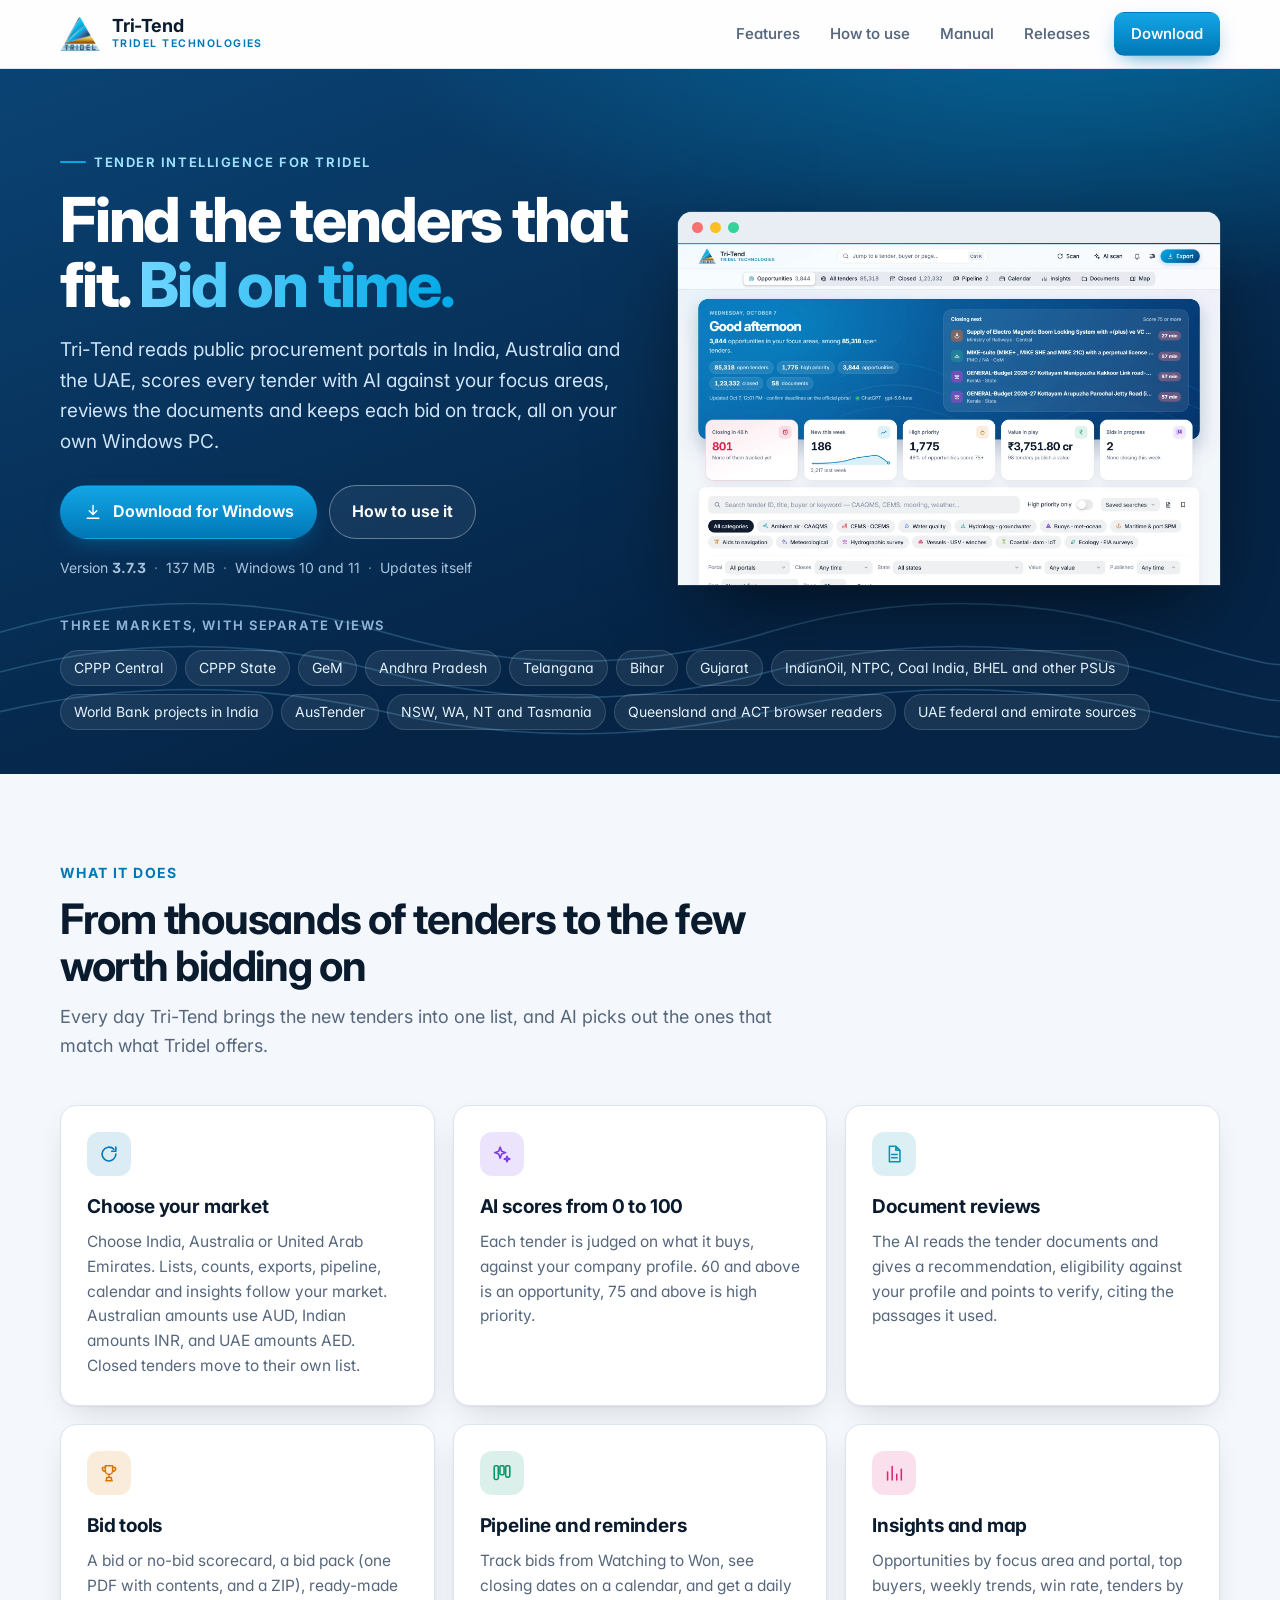
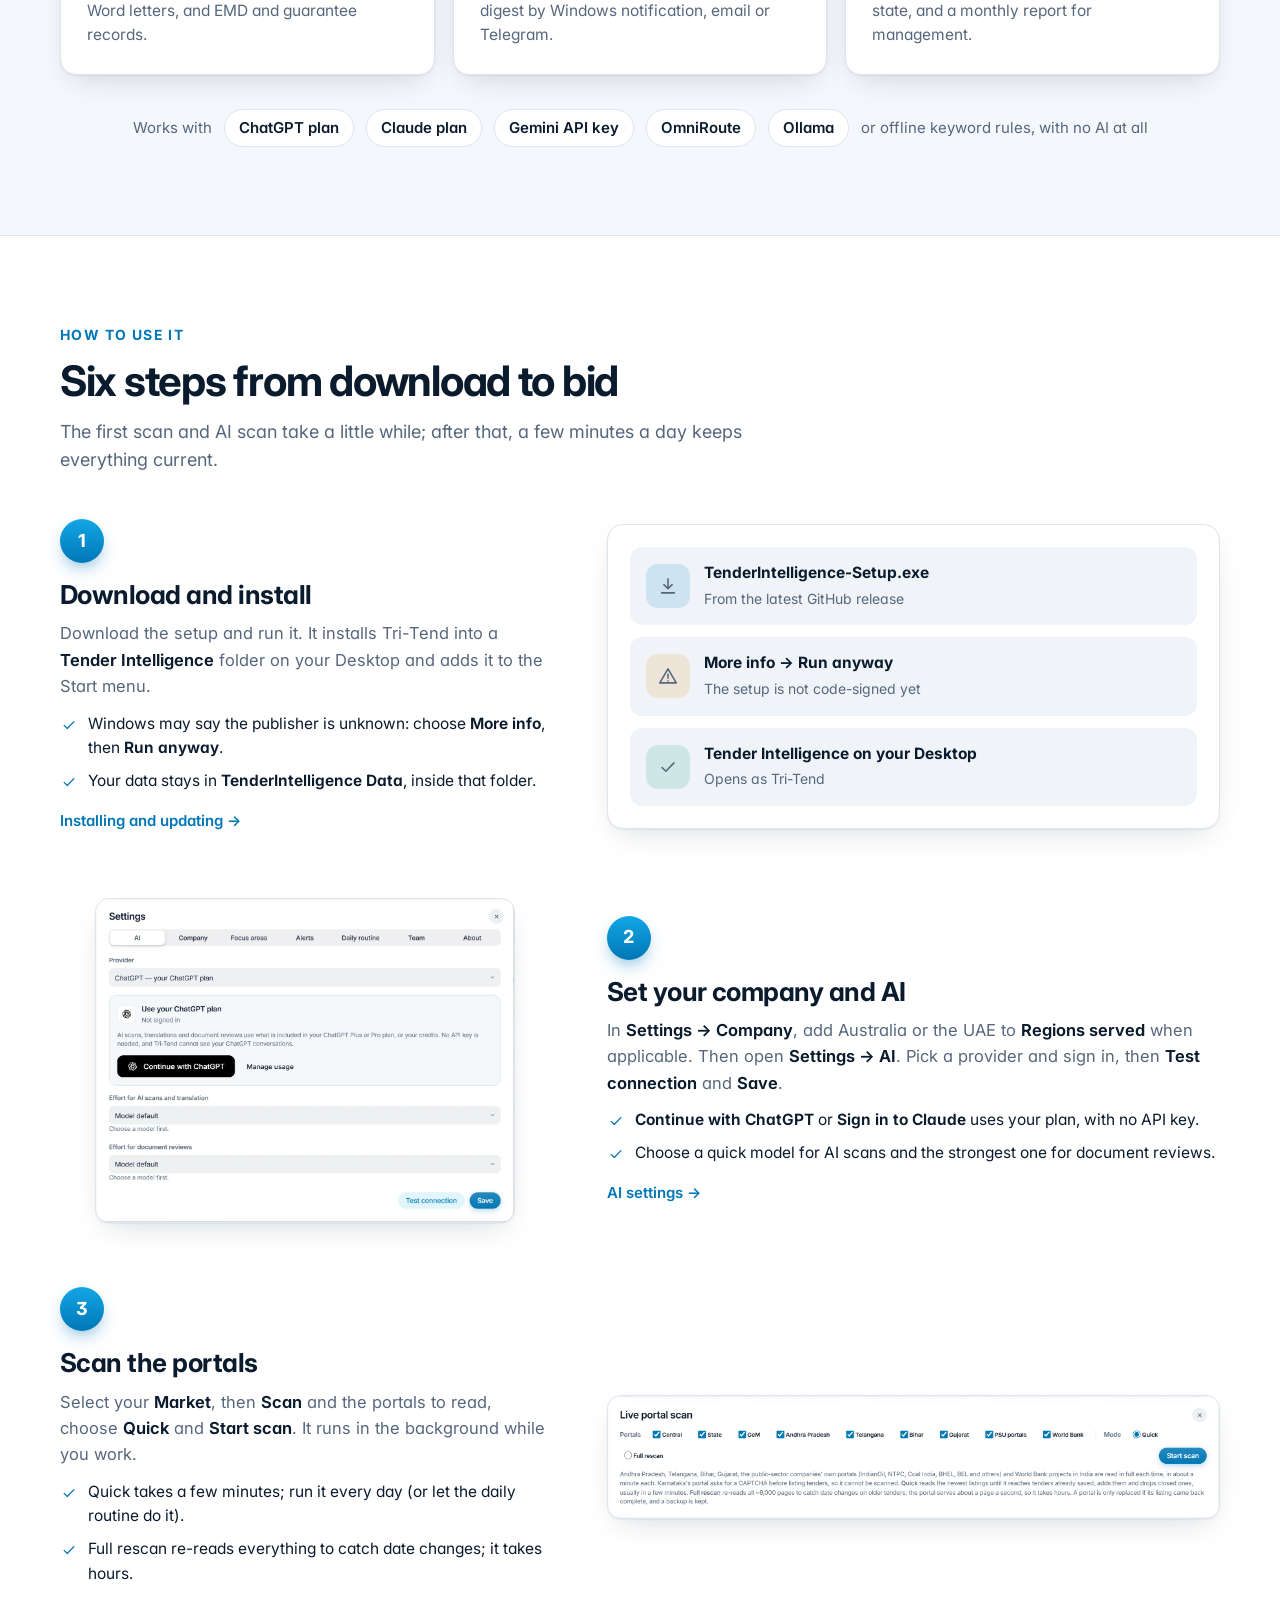
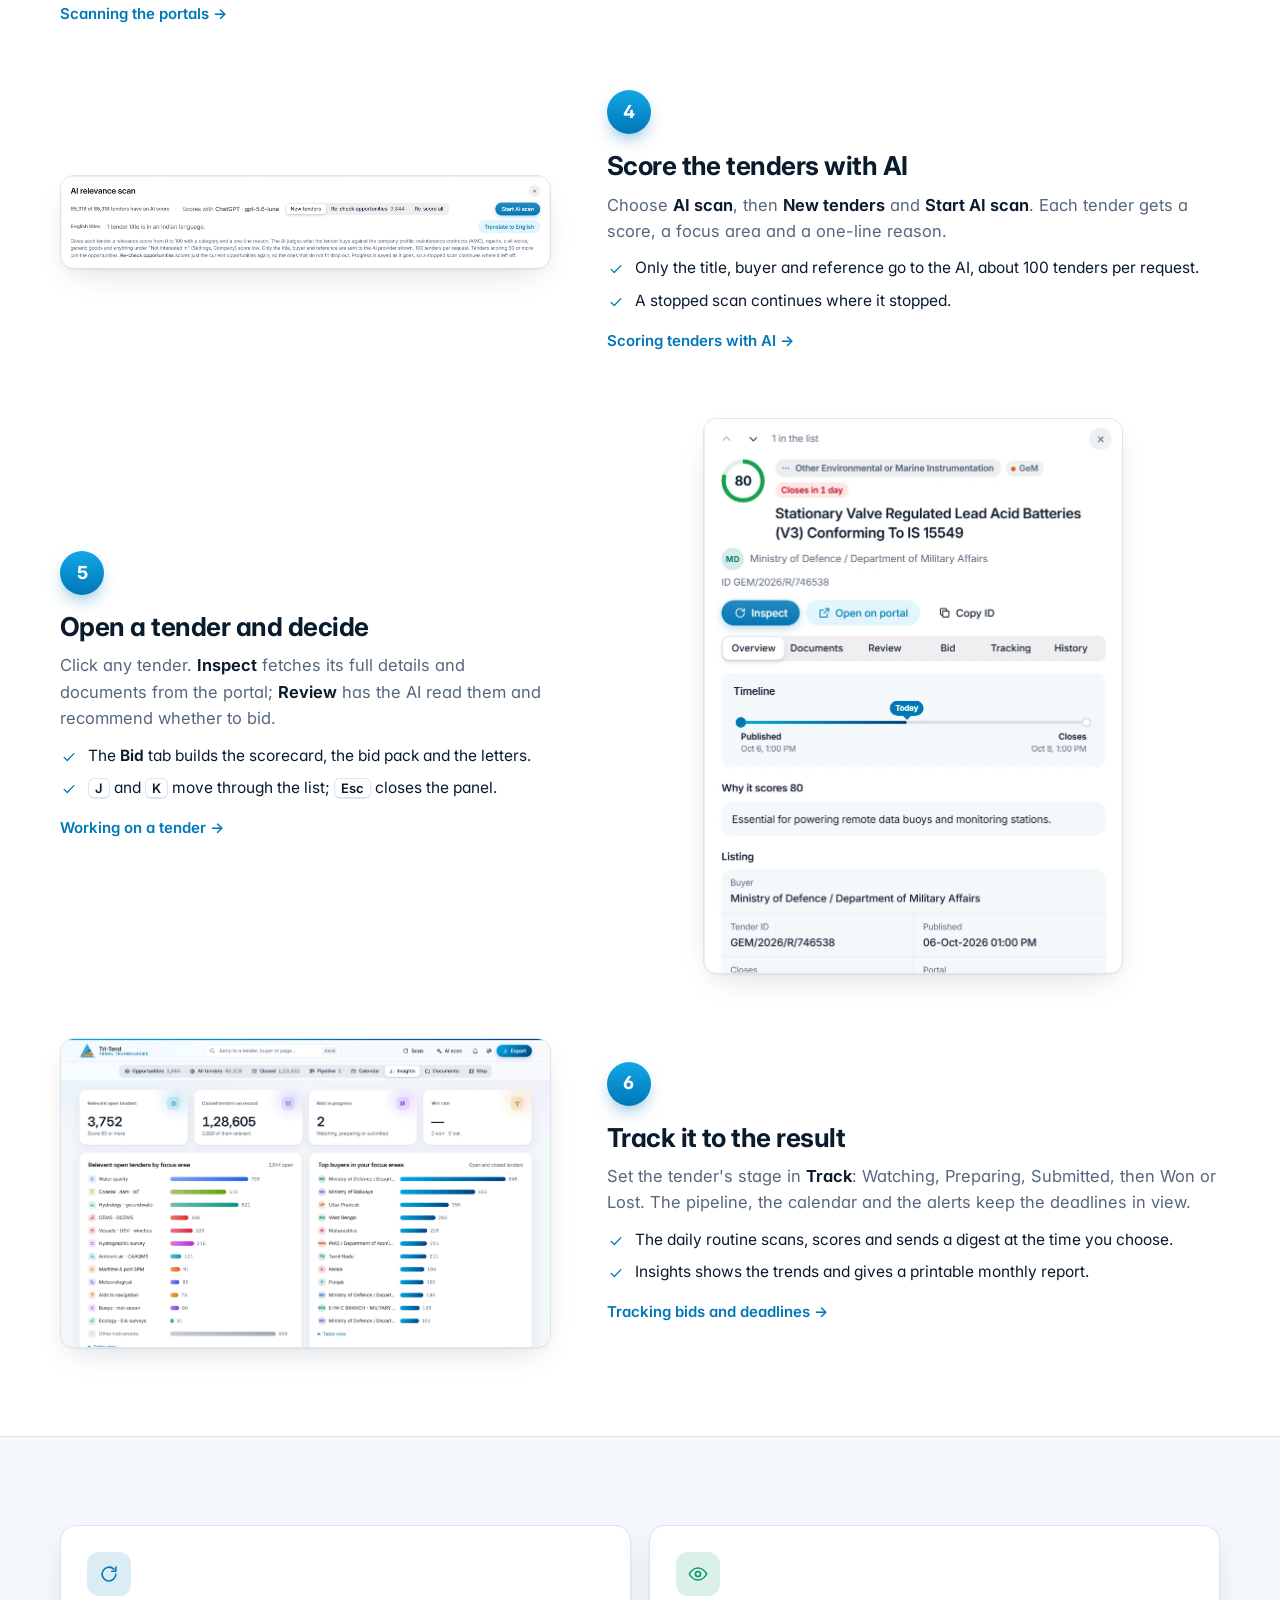
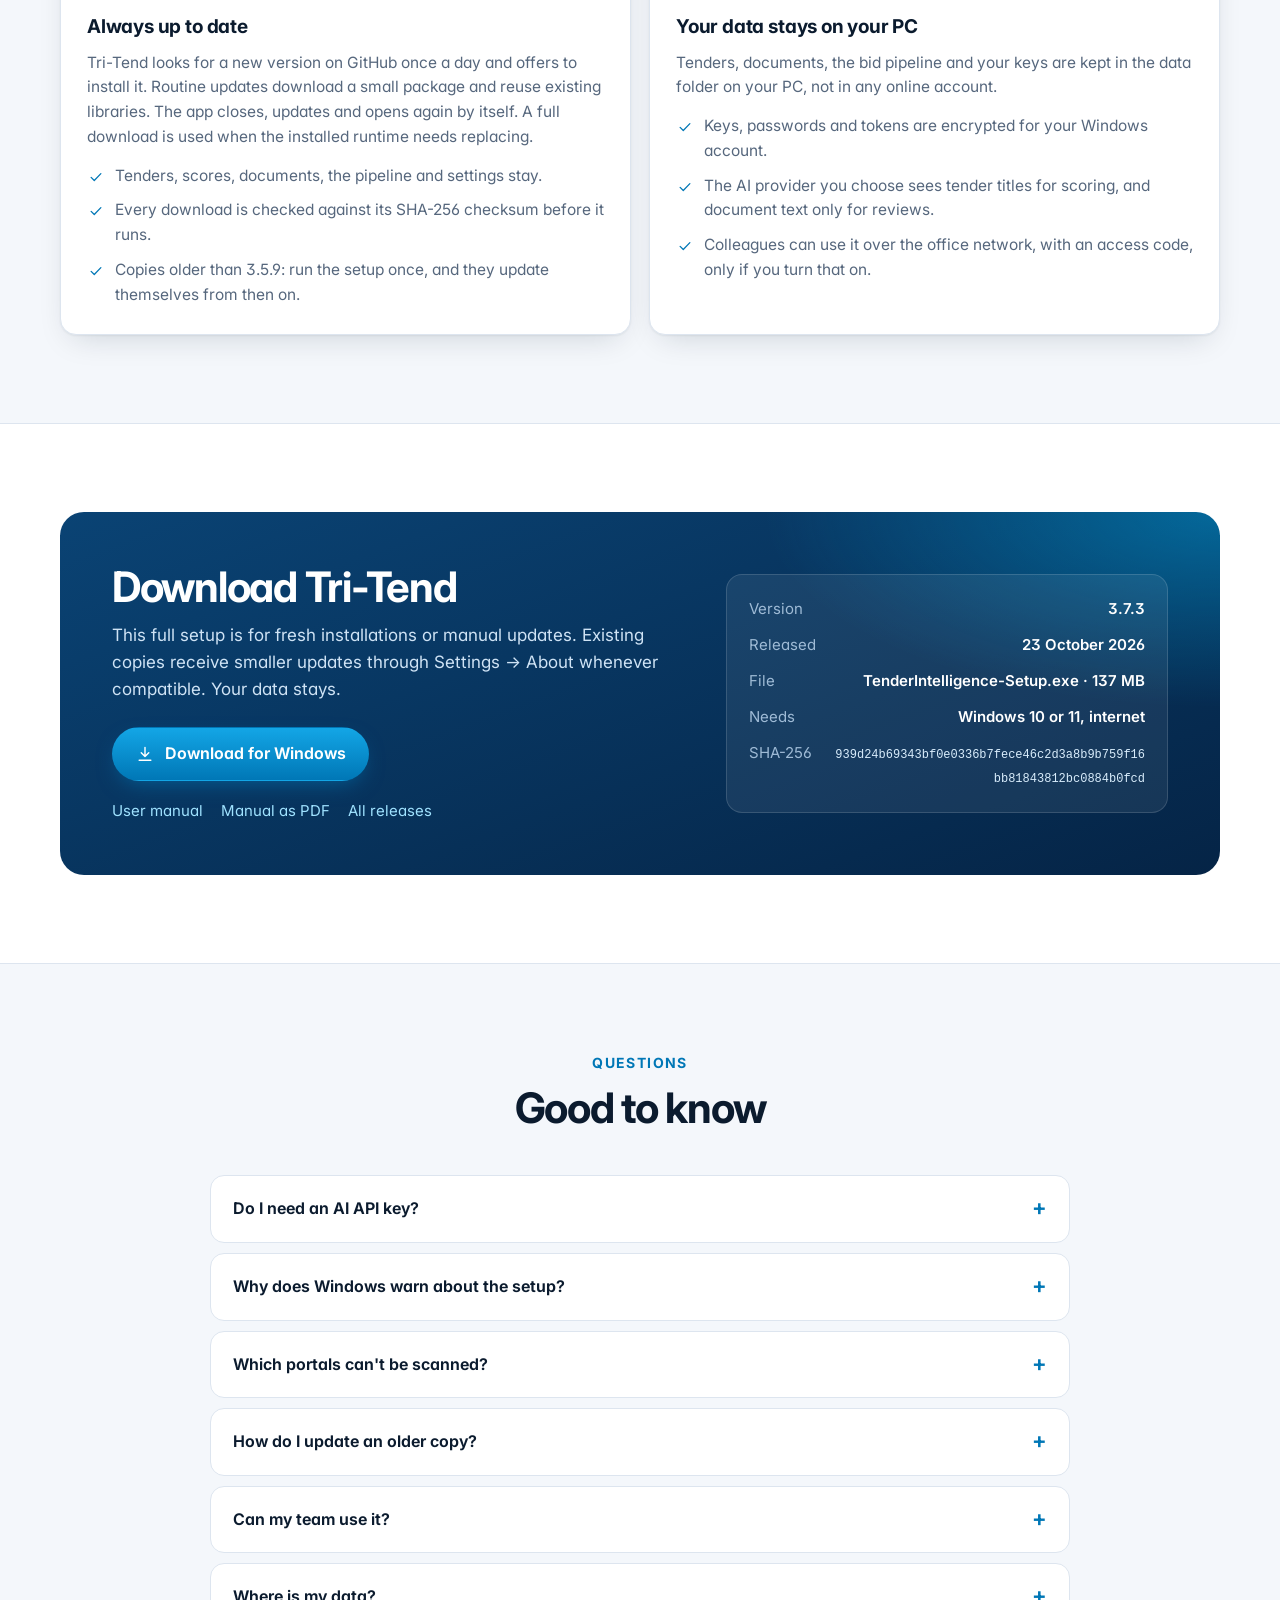
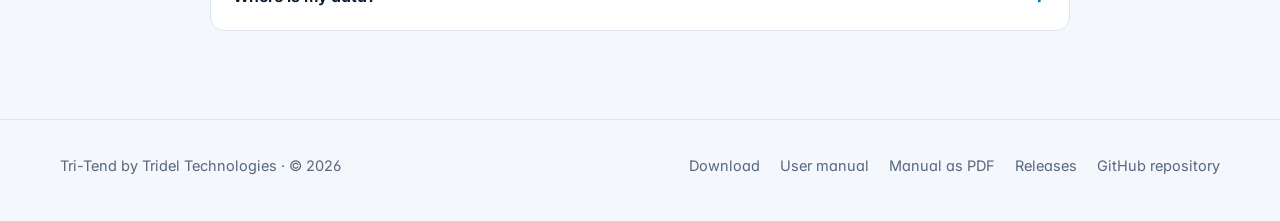
<file: docs/index.html>
<!doctype html>
<html lang="en">
<head>
<meta charset="utf-8">
<meta name="viewport" content="width=device-width, initial-scale=1">
<title>Tri-Tend · Tender intelligence by Tridel Technologies</title>
<meta name="description" content="Tri-Tend reads public procurement portals in India, Australia and the UAE, scores each tender with AI against your focus areas, reviews the documents and tracks your bids, on your own Windows PC.">
<meta name="color-scheme" content="light dark">
<meta property="og:type" content="website">
<meta property="og:title" content="Tri-Tend · Tender intelligence by Tridel Technologies">
<meta property="og:description" content="Find the tenders that fit, score them with AI, review the documents and keep every bid on time.">
<meta property="og:url" content="https://amandeep-tridel.github.io/tri-tend/">
<meta property="og:image" content="https://amandeep-tridel.github.io/tri-tend/images/dashboard.png">
<meta name="twitter:card" content="summary_large_image">
<link rel="icon" type="image/png" href="assets/tridel-logo.png">
<link rel="stylesheet" href="assets/site.css">
</head>
<body>
<svg aria-hidden="true" class="icon-sprite" xmlns="http://www.w3.org/2000/svg"><symbol id="i-download" viewBox="0 0 24 24"><path d="M12 4v11M7.5 10.5 12 15l4.5-4.5M5 19.5h14"/></symbol><symbol id="i-refresh" viewBox="0 0 24 24"><path d="M19.5 12a7.5 7.5 0 1 1-2.2-5.3M19.5 4.5v4.5H15"/></symbol><symbol id="i-sparkles" viewBox="0 0 24 24"><path d="M10 4.5l1.6 4.4 4.4 1.6-4.4 1.6L10 16.5l-1.6-4.4L4 10.5l4.4-1.6zM17.5 14.5l.8 2.2 2.2.8-2.2.8-.8 2.2-.8-2.2-2.2-.8 2.2-.8z"/></symbol><symbol id="i-doc" viewBox="0 0 24 24"><path d="M7 3.5h7l4.5 4.5v12.5H7zM14 3.5V8h4.5M9.5 12.5h6M9.5 16h6"/></symbol><symbol id="i-trophy" viewBox="0 0 24 24"><path d="M8 4h8v5.5a4 4 0 0 1-8 0zM8 6H5a3 3 0 0 0 3 4.2M16 6h3a3 3 0 0 1-3 4.2M12 13.5V17M8.5 20.5h7M9.5 17h5l.5 3.5h-6z"/></symbol><symbol id="i-kanban" viewBox="0 0 24 24"><rect x="3.5" y="4" width="4.5" height="15" rx="1.5"/><rect x="9.75" y="4" width="4.5" height="10" rx="1.5"/><rect x="16" y="4" width="4.5" height="12.5" rx="1.5"/></symbol><symbol id="i-chart" viewBox="0 0 24 24"><path d="M5 19.5V11M10 19.5V5M15 19.5v-6M20 19.5V8"/></symbol><symbol id="i-check" viewBox="0 0 24 24"><path d="m5.5 12.5 4.2 4.2 8.8-9.2"/></symbol><symbol id="i-alert" viewBox="0 0 24 24"><path d="M12 4.2 21 19.5H3zM12 10v4.5M12 17.2v.1"/></symbol><symbol id="i-eye" viewBox="0 0 24 24"><path d="M2.5 12s3.5-6.5 9.5-6.5 9.5 6.5 9.5 6.5-3.5 6.5-9.5 6.5S2.5 12 2.5 12z"/><circle cx="12" cy="12" r="2.8"/></symbol><symbol id="i-external" viewBox="0 0 24 24"><path d="M13.5 4.5h6v6M19.5 4.5 11 13M17 14v4.5a1.5 1.5 0 0 1-1.5 1.5h-10A1.5 1.5 0 0 1 4 18.5v-10A1.5 1.5 0 0 1 5.5 7H10"/></symbol><symbol id="i-map" viewBox="0 0 24 24"><path d="M9 4.5 3.5 6.5v13l5.5-2 6 2 5.5-2v-13l-5.5 2-6-2z"/><path d="M9 4.5v13M15 6.5v13"/></symbol></svg>
<a class="skip" href="#main">Skip to content</a>
<header class="nav"><div class="wrap">
<a class="brand" href="index.html"><img src="assets/tridel-logo.png" alt="" width="40" height="34"><span><strong>Tri-Tend</strong><small>Tridel Technologies</small></span></a>
<button class="menu-btn" type="button" aria-expanded="false" aria-label="Menu">Menu</button>
<nav class="nav-links" aria-label="Site"><a href="#features">Features</a><a href="#how">How to use</a><a href="manual.html">Manual</a>
<a href="https://github.com/Amandeep-Tridel/tri-tend/releases">Releases</a><a class="btn btn-primary" href="#download">Download</a></nav>
</div></header>

<main id="main">
<section class="hero">
  <svg aria-hidden="true" class="hero-waves" preserveAspectRatio="none" viewBox="0 0 800 300"><path d="M0 210c80-30 160-30 240 0s160 30 240 0 160-30 240 0 80 25 80 25"/><path d="M0 245c80-26 160-26 240 0s160 26 240 0 160-26 240 0 80 22 80 22"/><path d="M0 175c80-34 160-34 240 0s160 34 240 0 160-34 240 0 80 28 80 28"/></svg>
  <div class="wrap hero-grid">
    <div>
      <span class="eyebrow">Tender intelligence for Tridel</span>
      <h1>Find the tenders that fit. <em>Bid on time.</em></h1>
      <p class="lead">Tri-Tend reads public procurement portals in India, Australia and the UAE, scores every tender with AI against your focus areas, reviews the documents and keeps each bid on track, all on your own Windows PC.</p>
      <div class="hero-actions">
        <a class="btn btn-primary" data-download href="https://github.com/Amandeep-Tridel/tri-tend/releases/latest/download/TenderIntelligence-Setup.exe"><svg class="icon"><use href="#i-download"/></svg>Download for Windows</a>
        <a class="btn btn-ghost" href="#how">How to use it</a>
      </div>
      <p class="hero-meta"><span>Version <b data-version>3.7.3</b></span><span data-size>137 MB</span><span>Windows 10 and 11</span><span>Updates itself</span></p>
    </div>
    <div class="hero-shot">
      <div class="window"><div class="window-bar" aria-hidden="true"><i></i><i></i><i></i></div>
        <img src="images/dashboard.webp" width="2049" height="1290" alt="The Tri-Tend dashboard: opportunities closing next, tiles for tenders closing within 48 hours, new this week, high priority, value in play and bids in progress">
      </div>
    </div>
  </div>
  <div class="wrap portals">
    <p>Three markets, with separate views</p>
    <div class="chips"><span class="chip">CPPP Central</span><span class="chip">CPPP State</span><span class="chip">GeM</span><span class="chip">Andhra Pradesh</span><span class="chip">Telangana</span><span class="chip">Bihar</span><span class="chip">Gujarat</span><span class="chip">IndianOil, NTPC, Coal India, BHEL and other PSUs</span><span class="chip">World Bank projects in India</span><span class="chip">AusTender</span><span class="chip">NSW, WA, NT and Tasmania</span><span class="chip">Queensland and ACT browser readers</span><span class="chip">UAE federal and emirate sources</span></div>
  </div>
</section>

<section class="block" id="features">
  <div class="wrap">
    <div class="head">
      <p class="kicker">What it does</p>
      <h2>From thousands of tenders to the few worth bidding on</h2>
      <p>Every day Tri-Tend brings the new tenders into one list, and AI picks out the ones that match what Tridel offers.</p>
    </div>
    <div class="features">
      <article class="card"><span class="badge" style="--hue:#0077b6"><svg class="icon"><use href="#i-refresh"/></svg></span>
        <h3>Choose your market</h3><p>Choose India, Australia or United Arab Emirates. Lists, counts, exports, pipeline, calendar and insights follow your market. Australian amounts use AUD, Indian amounts INR, and UAE amounts AED. Closed tenders move to their own list.</p></article>
      <article class="card"><span class="badge" style="--hue:#7c3aed"><svg class="icon"><use href="#i-sparkles"/></svg></span>
        <h3>AI scores from 0 to 100</h3><p>Each tender is judged on what it buys, against your company profile. 60 and above is an opportunity, 75 and above is high priority.</p></article>
      <article class="card"><span class="badge" style="--hue:#0891b2"><svg class="icon"><use href="#i-doc"/></svg></span>
        <h3>Document reviews</h3><p>The AI reads the tender documents and gives a recommendation, eligibility against your profile and points to verify, citing the passages it used.</p></article>
      <article class="card"><span class="badge" style="--hue:#d97706"><svg class="icon"><use href="#i-trophy"/></svg></span>
        <h3>Bid tools</h3><p>A bid or no-bid scorecard, a bid pack (one PDF with contents, and a ZIP), ready-made Word letters, and EMD and guarantee records.</p></article>
      <article class="card"><span class="badge" style="--hue:#059669"><svg class="icon"><use href="#i-kanban"/></svg></span>
        <h3>Pipeline and reminders</h3><p>Track bids from Watching to Won, see closing dates on a calendar, and get a daily digest by Windows notification, email or Telegram.</p></article>
      <article class="card"><span class="badge" style="--hue:#db2777"><svg class="icon"><use href="#i-chart"/></svg></span>
        <h3>Insights and map</h3><p>Opportunities by focus area and portal, top buyers, weekly trends, win rate, tenders by state, and a monthly report for management.</p></article>
    </div>
    <div class="providers"><span>Works with</span><b>ChatGPT plan</b><b>Claude plan</b><b>Gemini API key</b><b>OmniRoute</b><b>Ollama</b><span>or offline keyword rules, with no AI at all</span></div>
  </div>
</section>

<section class="block alt" id="how">
  <div class="wrap">
    <div class="head">
      <p class="kicker">How to use it</p>
      <h2>Six steps from download to bid</h2>
      <p>The first scan and AI scan take a little while; after that, a few minutes a day keeps everything current.</p>
    </div>
    <div class="steps">
      <div class="step">
        <div class="step-text"><span class="step-num"></span>
          <h3>Download and install</h3>
          <p>Download the setup and run it. It installs Tri-Tend into a <span class="ui">Tender Intelligence</span> folder on your Desktop and adds it to the Start menu.</p>
          <ul><li><svg class="icon"><use href="#i-check"/></svg>Windows may say the publisher is unknown: choose <span class="ui">More info</span>, then <span class="ui">Run anyway</span>.</li>
            <li><svg class="icon"><use href="#i-check"/></svg>Your data stays in <span class="ui">TenderIntelligence Data</span>, inside that folder.</li></ul>
          <a class="more" href="manual.html#s2">Installing and updating →</a>
        </div>
        <div class="install">
          <div class="install-row"><span class="badge"><svg class="icon"><use href="#i-download"/></svg></span><div><strong>TenderIntelligence-Setup.exe</strong><span>From the latest GitHub release</span></div></div>
          <div class="install-row"><span class="badge" style="--hue:#d97706"><svg class="icon"><use href="#i-alert"/></svg></span><div><strong>More info → Run anyway</strong><span>The setup is not code-signed yet</span></div></div>
          <div class="install-row"><span class="badge" style="--hue:#059669"><svg class="icon"><use href="#i-check"/></svg></span><div><strong>Tender Intelligence on your Desktop</strong><span>Opens as Tri-Tend</span></div></div>
        </div>
      </div>
      <div class="step">
        <div class="step-text"><span class="step-num"></span>
          <h3>Set your company and AI</h3>
          <p>In <span class="ui">Settings → Company</span>, add Australia or the UAE to <span class="ui">Regions served</span> when applicable. Then open <span class="ui">Settings → AI</span>. Pick a provider and sign in, then <span class="ui">Test connection</span> and <span class="ui">Save</span>.</p>
          <ul><li><svg class="icon"><use href="#i-check"/></svg><span class="ui">Continue with ChatGPT</span> or <span class="ui">Sign in to Claude</span> uses your plan, with no API key.</li>
            <li><svg class="icon"><use href="#i-check"/></svg>Choose a quick model for AI scans and the strongest one for document reviews.</li></ul>
          <a class="more" href="manual.html#s10-1">AI settings →</a>
        </div>
        <img class="shot narrow" src="images/settings-ai.webp" width="1290" height="999" loading="lazy" alt="Settings, AI: the provider list with ChatGPT chosen and its Continue with ChatGPT button">
      </div>
      <div class="step">
        <div class="step-text"><span class="step-num"></span>
          <h3>Scan the portals</h3>
          <p>Select your <span class="ui">Market</span>, then <span class="ui">Scan</span> and the portals to read, choose <span class="ui">Quick</span> and <span class="ui">Start scan</span>. It runs in the background while you work.</p>
          <ul><li><svg class="icon"><use href="#i-check"/></svg>Quick takes a few minutes; run it every day (or let the daily routine do it).</li>
            <li><svg class="icon"><use href="#i-check"/></svg>Full rescan re-reads everything to catch date changes; it takes hours.</li></ul>
          <a class="more" href="manual.html#s5">Scanning the portals →</a>
        </div>
        <img class="shot" src="images/scan-panel.webp" width="1896" height="377" loading="lazy" alt="The scan panel with every portal ticked, Quick chosen and the Start scan button">
      </div>
      <div class="step">
        <div class="step-text"><span class="step-num"></span>
          <h3>Score the tenders with AI</h3>
          <p>Choose <span class="ui">AI scan</span>, then <span class="ui">New tenders</span> and <span class="ui">Start AI scan</span>. Each tender gets a score, a focus area and a one-line reason.</p>
          <ul><li><svg class="icon"><use href="#i-check"/></svg>Only the title, buyer and reference go to the AI, about 100 tenders per request.</li>
            <li><svg class="icon"><use href="#i-check"/></svg>A stopped scan continues where it stopped.</li></ul>
          <a class="more" href="manual.html#s6">Scoring tenders with AI →</a>
        </div>
        <img class="shot" src="images/ai-scan-panel.webp" width="1896" height="360" loading="lazy" alt="The AI scan panel with New tenders, Re-check opportunities and Re-score all">
      </div>
      <div class="step">
        <div class="step-text"><span class="step-num"></span>
          <h3>Open a tender and decide</h3>
          <p>Click any tender. <span class="ui">Inspect</span> fetches its full details and documents from the portal; <span class="ui">Review</span> has the AI read them and recommend whether to bid.</p>
          <ul><li><svg class="icon"><use href="#i-check"/></svg>The <span class="ui">Bid</span> tab builds the scorecard, the bid pack and the letters.</li>
            <li><svg class="icon"><use href="#i-check"/></svg><kbd>J</kbd> and <kbd>K</kbd> move through the list; <kbd>Esc</kbd> closes the panel.</li></ul>
          <a class="more" href="manual.html#s7">Working on a tender →</a>
        </div>
        <img class="shot narrow" src="images/tender-panel.webp" width="840" height="1115" loading="lazy" alt="A tender's panel with its score, Inspect and Open on portal buttons, and the Overview, Documents, Review, Bid, Tracking and History tabs">
      </div>
      <div class="step">
        <div class="step-text"><span class="step-num"></span>
          <h3>Track it to the result</h3>
          <p>Set the tender's stage in <span class="ui">Track</span>: Watching, Preparing, Submitted, then Won or Lost. The pipeline, the calendar and the alerts keep the deadlines in view.</p>
          <ul><li><svg class="icon"><use href="#i-check"/></svg>The daily routine scans, scores and sends a digest at the time you choose.</li>
            <li><svg class="icon"><use href="#i-check"/></svg>Insights shows the trends and gives a printable monthly report.</li></ul>
          <a class="more" href="manual.html#s8">Tracking bids and deadlines →</a>
        </div>
        <img class="shot" src="images/insights.webp" width="2049" height="1290" loading="lazy" alt="Insights: relevant open tenders by focus area and the top buyers">
      </div>
    </div>
  </div>
</section>

<section class="block" id="trust">
  <div class="wrap pair">
    <article class="card"><span class="badge"><svg class="icon"><use href="#i-refresh"/></svg></span>
      <h3>Always up to date</h3><p>Tri-Tend looks for a new version on GitHub once a day and offers to install it. Routine updates download a small package and reuse existing libraries. The app closes, updates and opens again by itself. A full download is used when the installed runtime needs replacing.</p>
      <ul><li><svg class="icon"><use href="#i-check"/></svg>Tenders, scores, documents, the pipeline and settings stay.</li>
        <li><svg class="icon"><use href="#i-check"/></svg>Every download is checked against its SHA-256 checksum before it runs.</li>
        <li><svg class="icon"><use href="#i-check"/></svg>Copies older than 3.5.9: run the setup once, and they update themselves from then on.</li></ul></article>
    <article class="card"><span class="badge" style="--hue:#059669"><svg class="icon"><use href="#i-eye"/></svg></span>
      <h3>Your data stays on your PC</h3><p>Tenders, documents, the bid pipeline and your keys are kept in the data folder on your PC, not in any online account.</p>
      <ul><li><svg class="icon"><use href="#i-check"/></svg>Keys, passwords and tokens are encrypted for your Windows account.</li>
        <li><svg class="icon"><use href="#i-check"/></svg>The AI provider you choose sees tender titles for scoring, and document text only for reviews.</li>
        <li><svg class="icon"><use href="#i-check"/></svg>Colleagues can use it over the office network, with an access code, only if you turn that on.</li></ul></article>
  </div>
</section>

<section class="block alt" id="download">
  <div class="wrap">
    <div class="download">
      <div>
        <h2>Download Tri-Tend</h2>
        <p>This full setup is for fresh installations or manual updates. Existing copies receive smaller updates through Settings → About whenever compatible. Your data stays.</p>
        <a class="btn btn-primary" data-download href="https://github.com/Amandeep-Tridel/tri-tend/releases/latest/download/TenderIntelligence-Setup.exe"><svg class="icon"><use href="#i-download"/></svg>Download for Windows</a>
        <div class="links"><a href="manual.html">User manual</a><a href="Tri-Tend-User-Manual.pdf">Manual as PDF</a><a href="https://github.com/Amandeep-Tridel/tri-tend/releases">All releases</a></div>
      </div>
      <div class="facts"><dl>
        <div><dt>Version</dt><dd data-version>3.7.3</dd></div>
        <div><dt>Released</dt><dd data-date>23 October 2026</dd></div>
        <div><dt>File</dt><dd>TenderIntelligence-Setup.exe · <span data-size>137 MB</span></dd></div>
        <div><dt>Needs</dt><dd>Windows 10 or 11, internet</dd></div>
        <div><dt>SHA-256</dt><dd><code data-sha>939d24b69343bf0e0336b7fece46c2d3a8b9b759f16bb81843812bc0884b0fcd</code></dd></div>
      </dl></div>
    </div>
  </div>
</section>

<section class="block" id="questions">
  <div class="wrap">
    <div class="head center"><p class="kicker">Questions</p><h2>Good to know</h2></div>
    <div class="faq">
      <details><summary>Do I need an AI API key?</summary><p>No. You can sign in with a ChatGPT Plus or Pro plan, or a Claude Pro or Max plan. A Gemini API key, OmniRoute or Ollama work too, and the offline keyword rules need nothing at all.</p></details>
      <details><summary>Why does Windows warn about the setup?</summary><p>The setup is not code-signed yet, so Windows SmartScreen does not recognise the publisher. Choose More info, then Run anyway. The app checks every update against its SHA-256 checksum before running it.</p></details>
      <details><summary>Which portals can't be scanned?</summary><p>Access checks can prevent automatic scans. Victoria and South Australia are not automated; NSW, Queensland and ACT may require a regular browser visit. The Queensland and ACT readers need Edge or Chrome and keep saved results if access fails. Always use the official portal for submission.</p></details>
      <details><summary>How do I update an older copy?</summary><p>Close Tri-Tend, download the setup and run it once. It finds the app and its data and updates it in place. From version 3.5.9 on, the app updates itself from GitHub.</p></details>
      <details><summary>Can my team use it?</summary><p>Yes. In Settings, Team, share the dashboard on your office network with an access code. Colleagues open it in their browser and can browse, track bids and add notes, but cannot change settings or start scans.</p></details>
      <details><summary>Where is my data?</summary><p>In the data folder shown in Settings, About: by default, TenderIntelligence Data inside the Tender Intelligence folder on your Desktop. Updates never remove it, and uninstalling keeps it unless you choose otherwise.</p></details>
    </div>
  </div>
</section>
</main>

<footer><div class="wrap">
<span>Tri-Tend by Tridel Technologies · © <span data-year>2026</span></span>
<nav aria-label="Footer"><a href="index.html#download">Download</a><a href="manual.html">User manual</a><a href="Tri-Tend-User-Manual.pdf">Manual as PDF</a>
<a href="https://github.com/Amandeep-Tridel/tri-tend/releases">Releases</a><a href="https://github.com/Amandeep-Tridel/tri-tend">GitHub repository</a></nav>
</div></footer>
<script src="assets/site.js"></script>
</body>
</html>
</file>
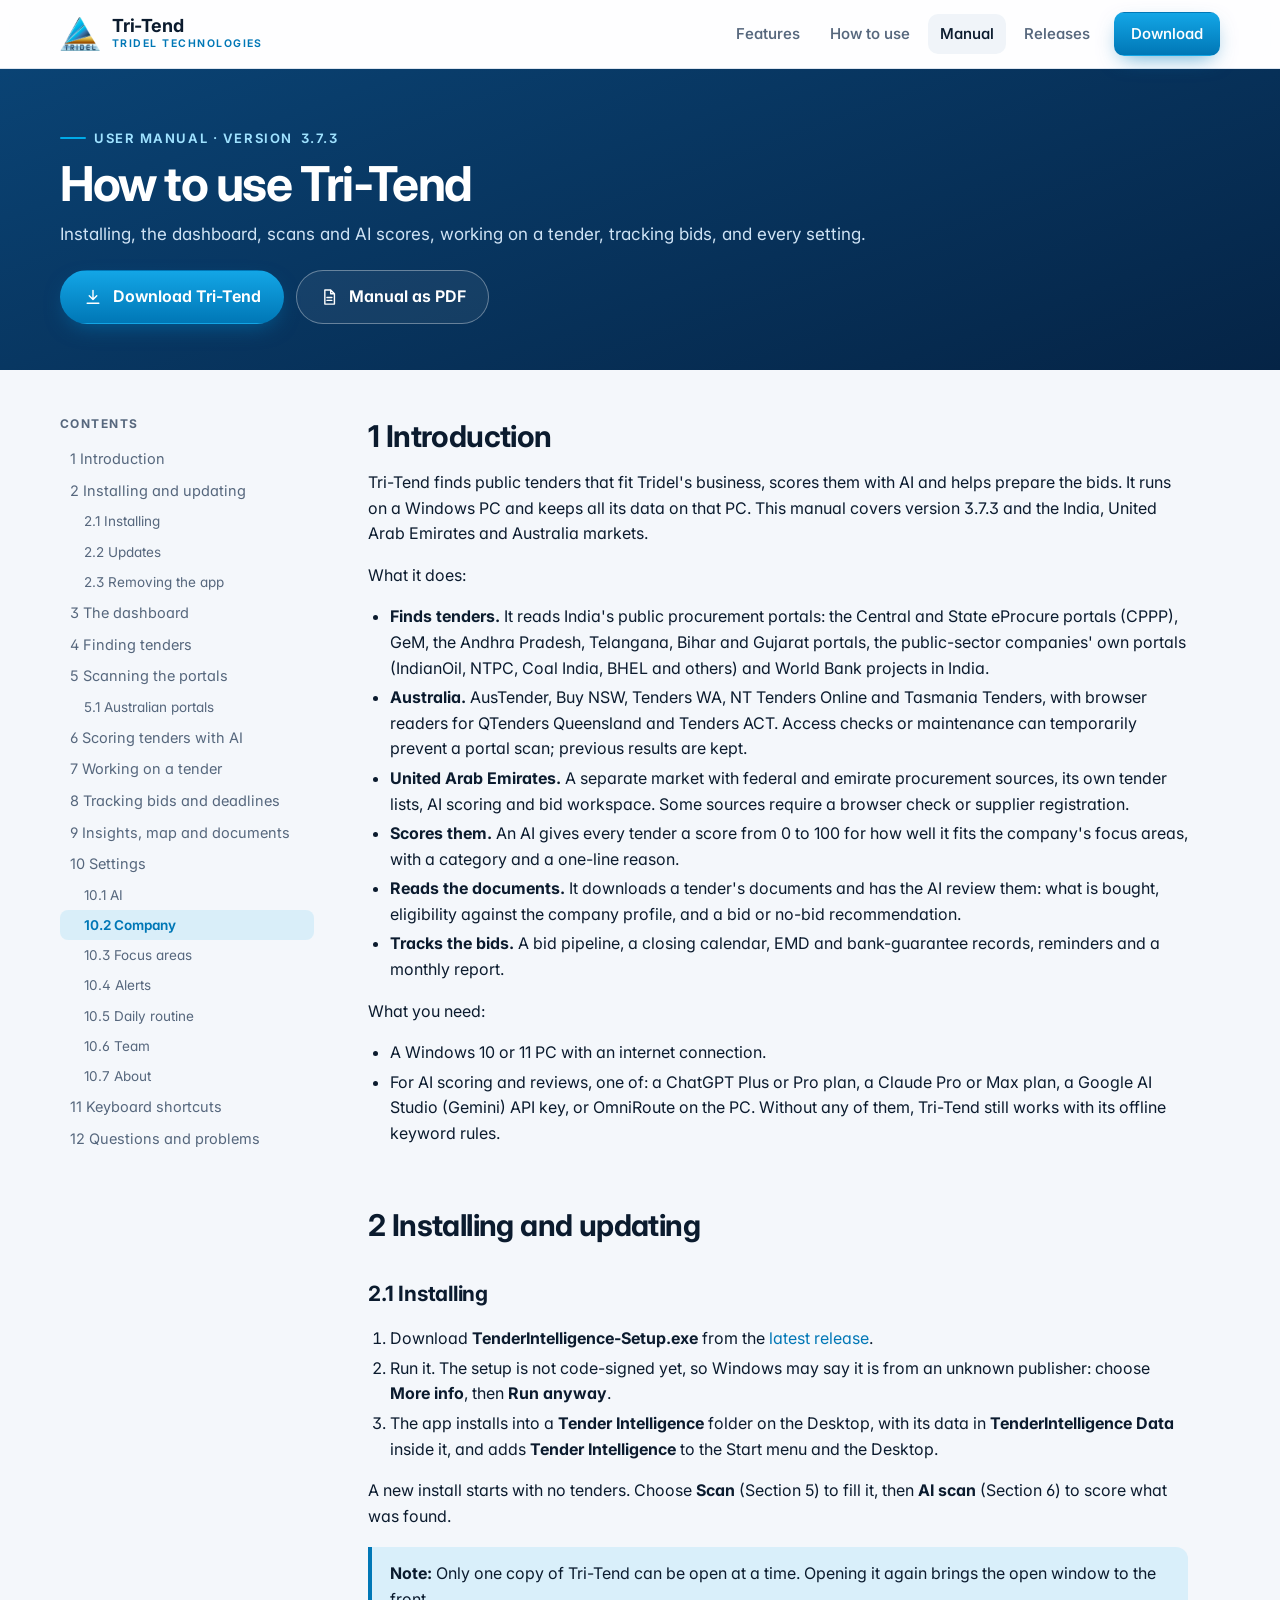
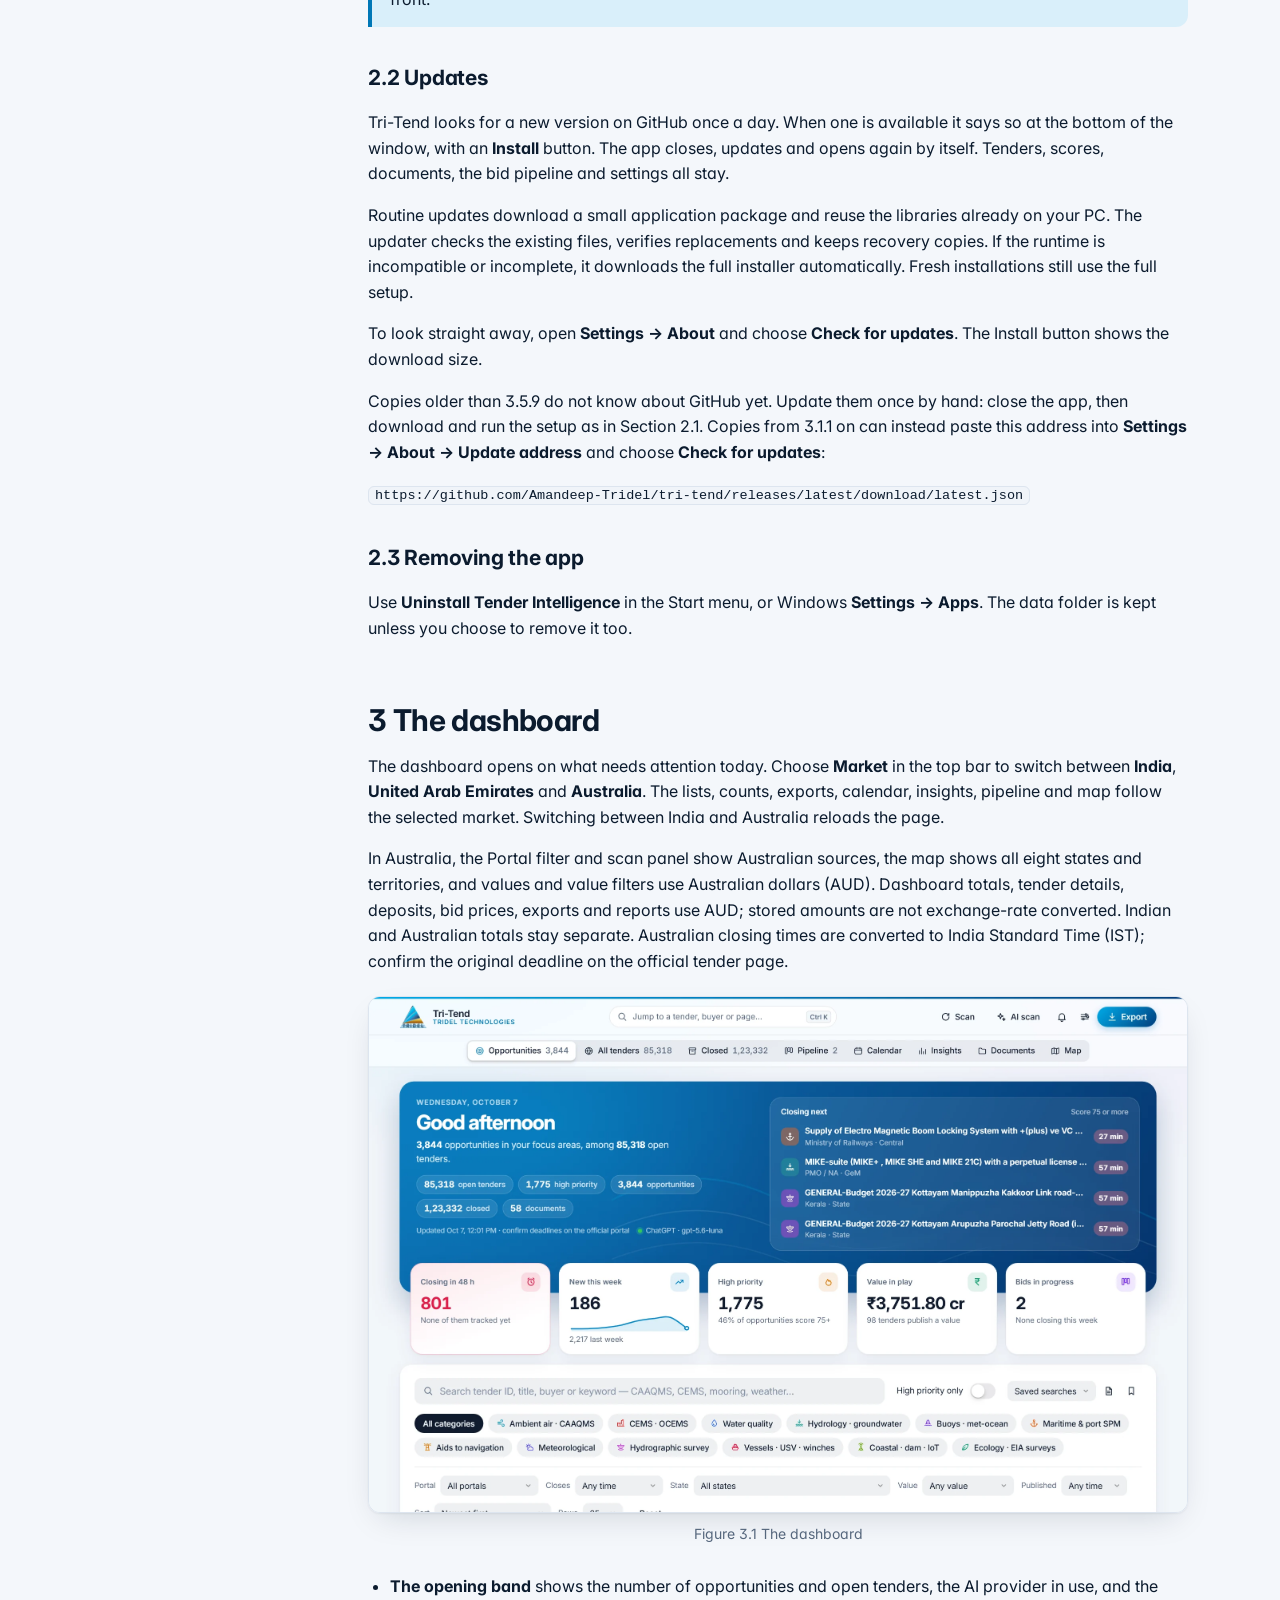
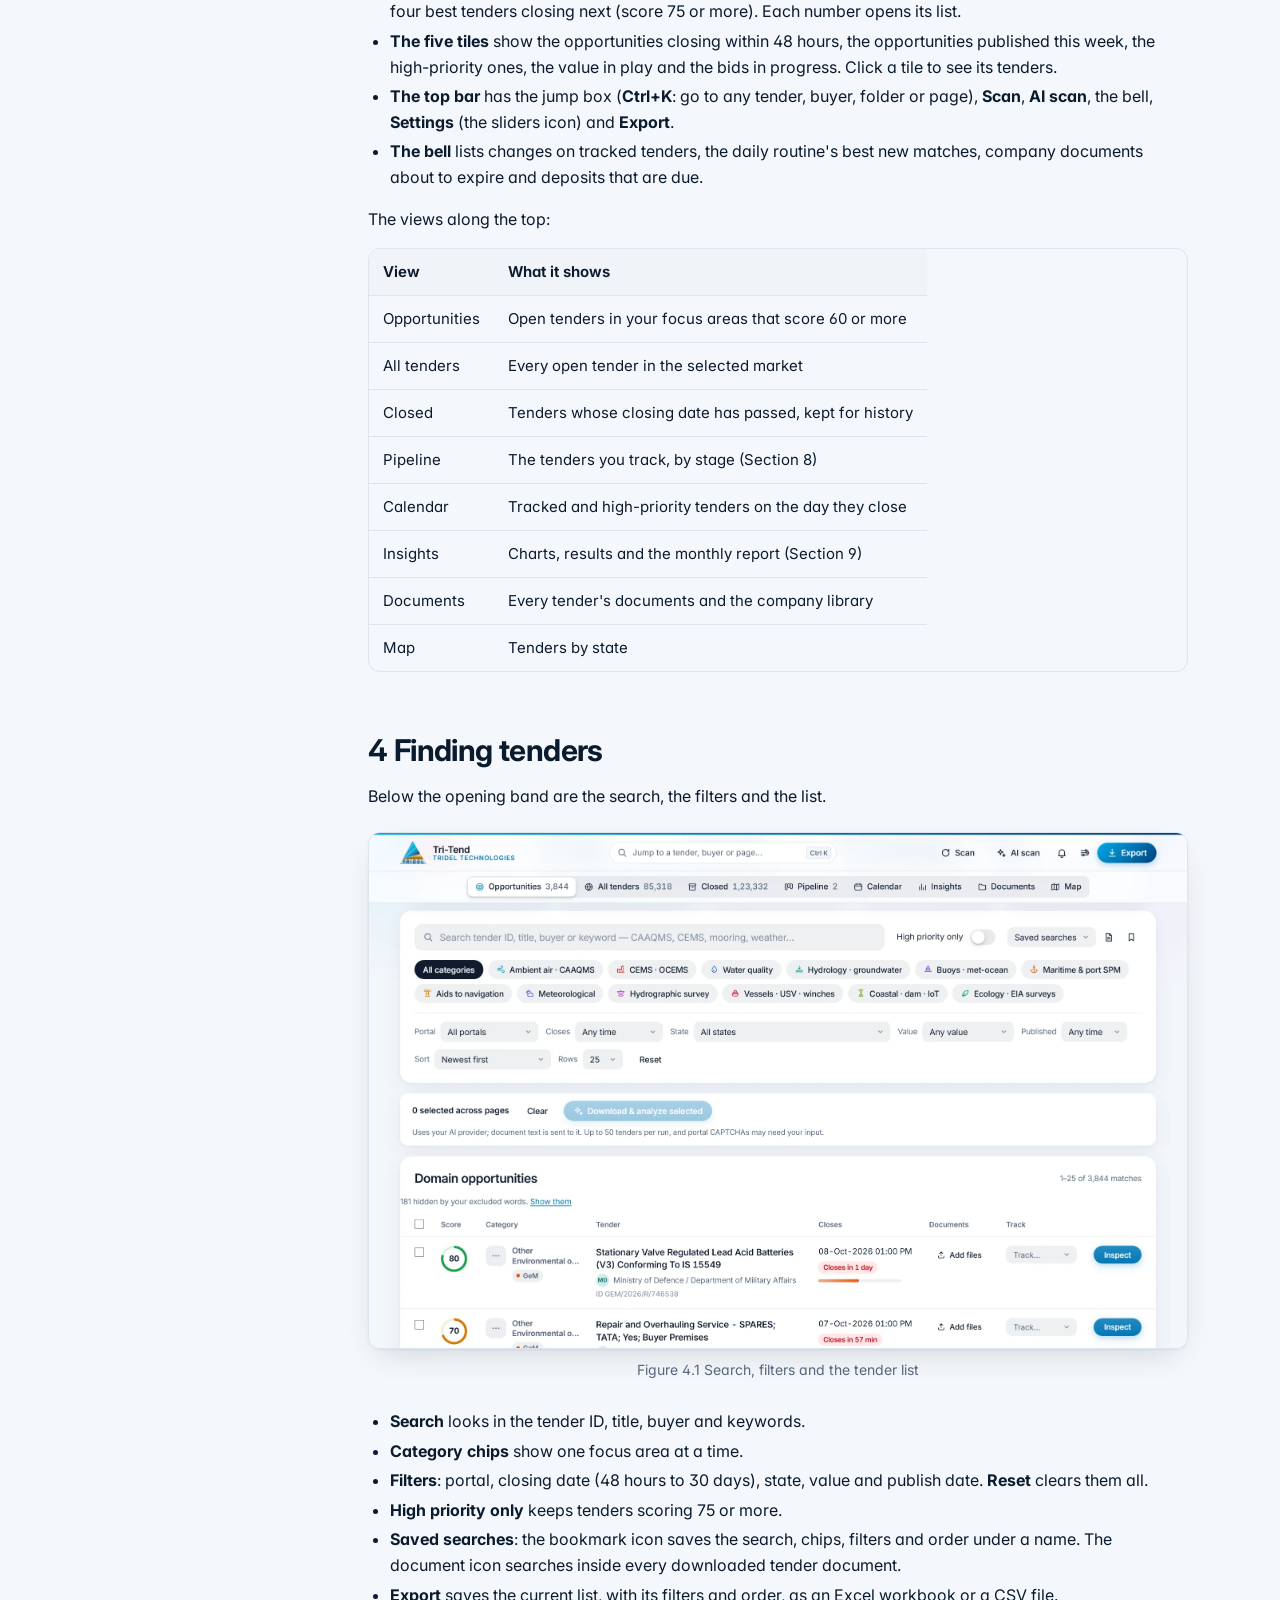
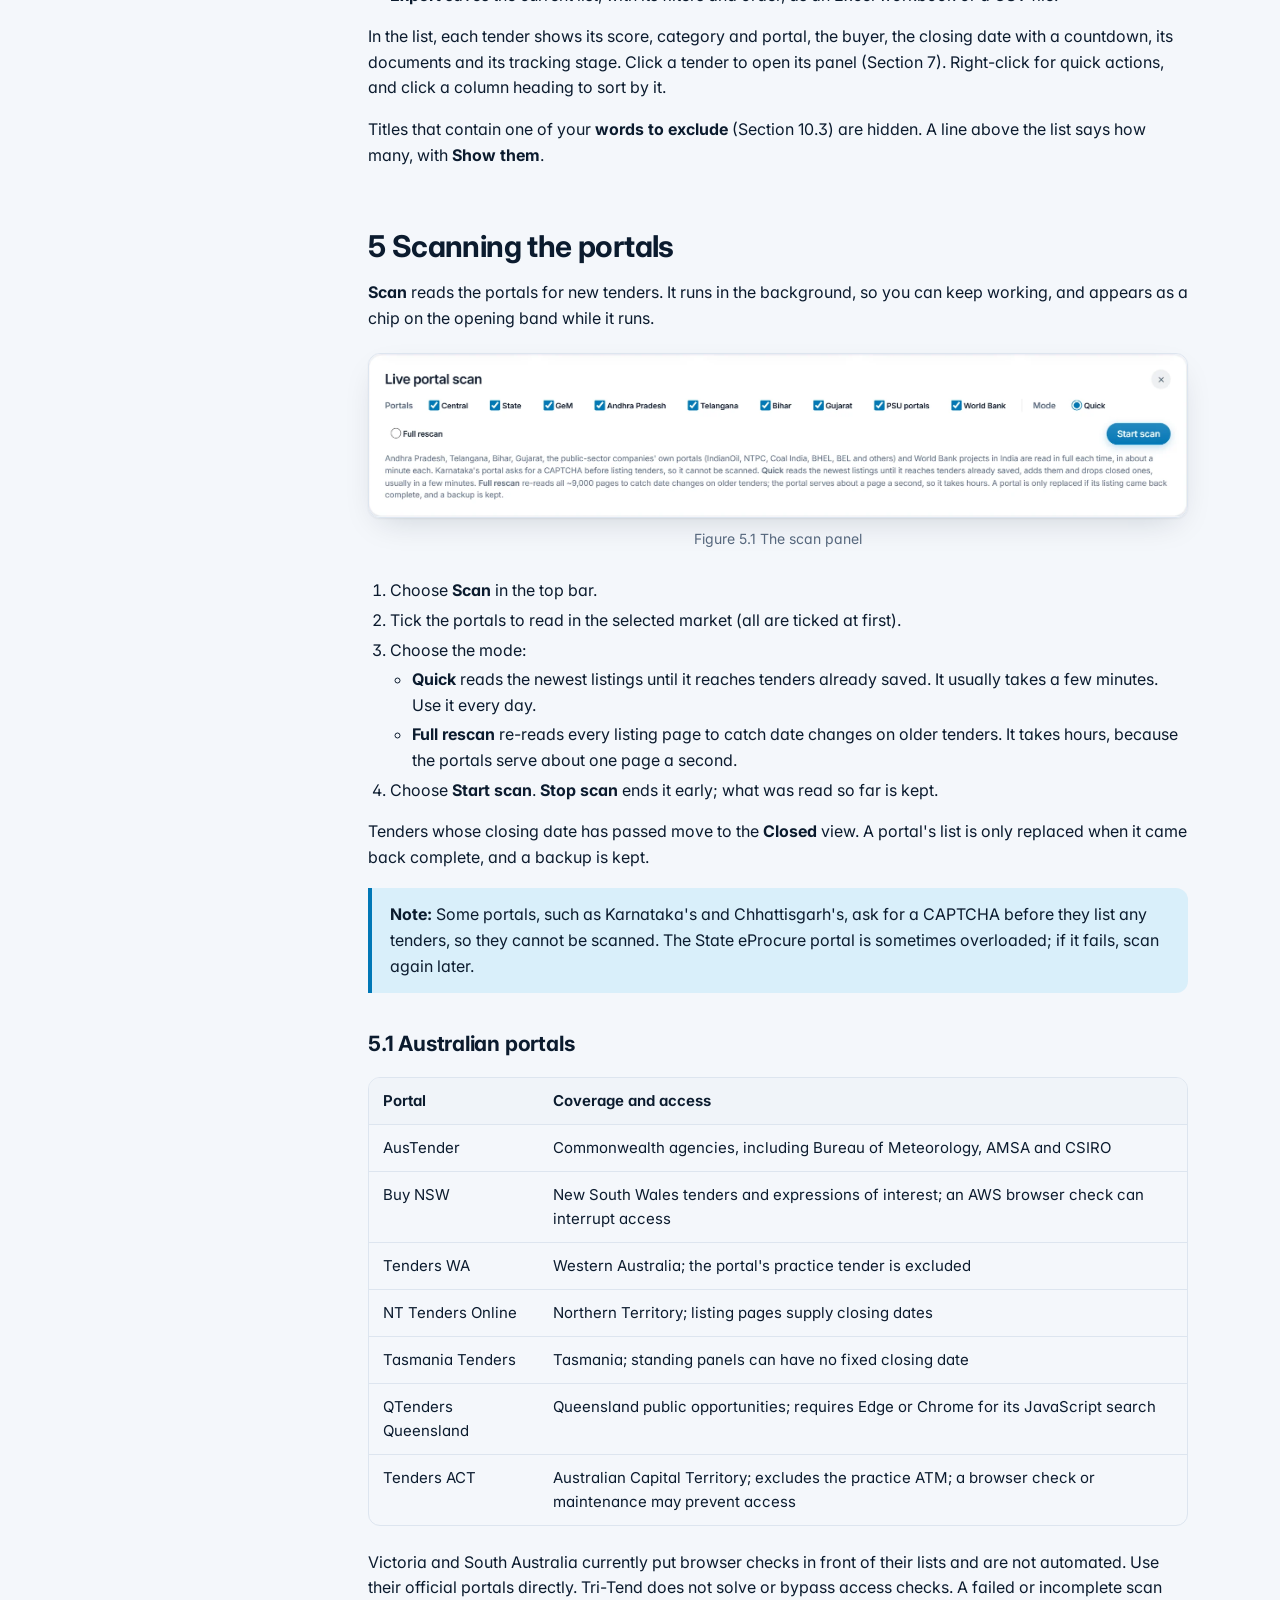
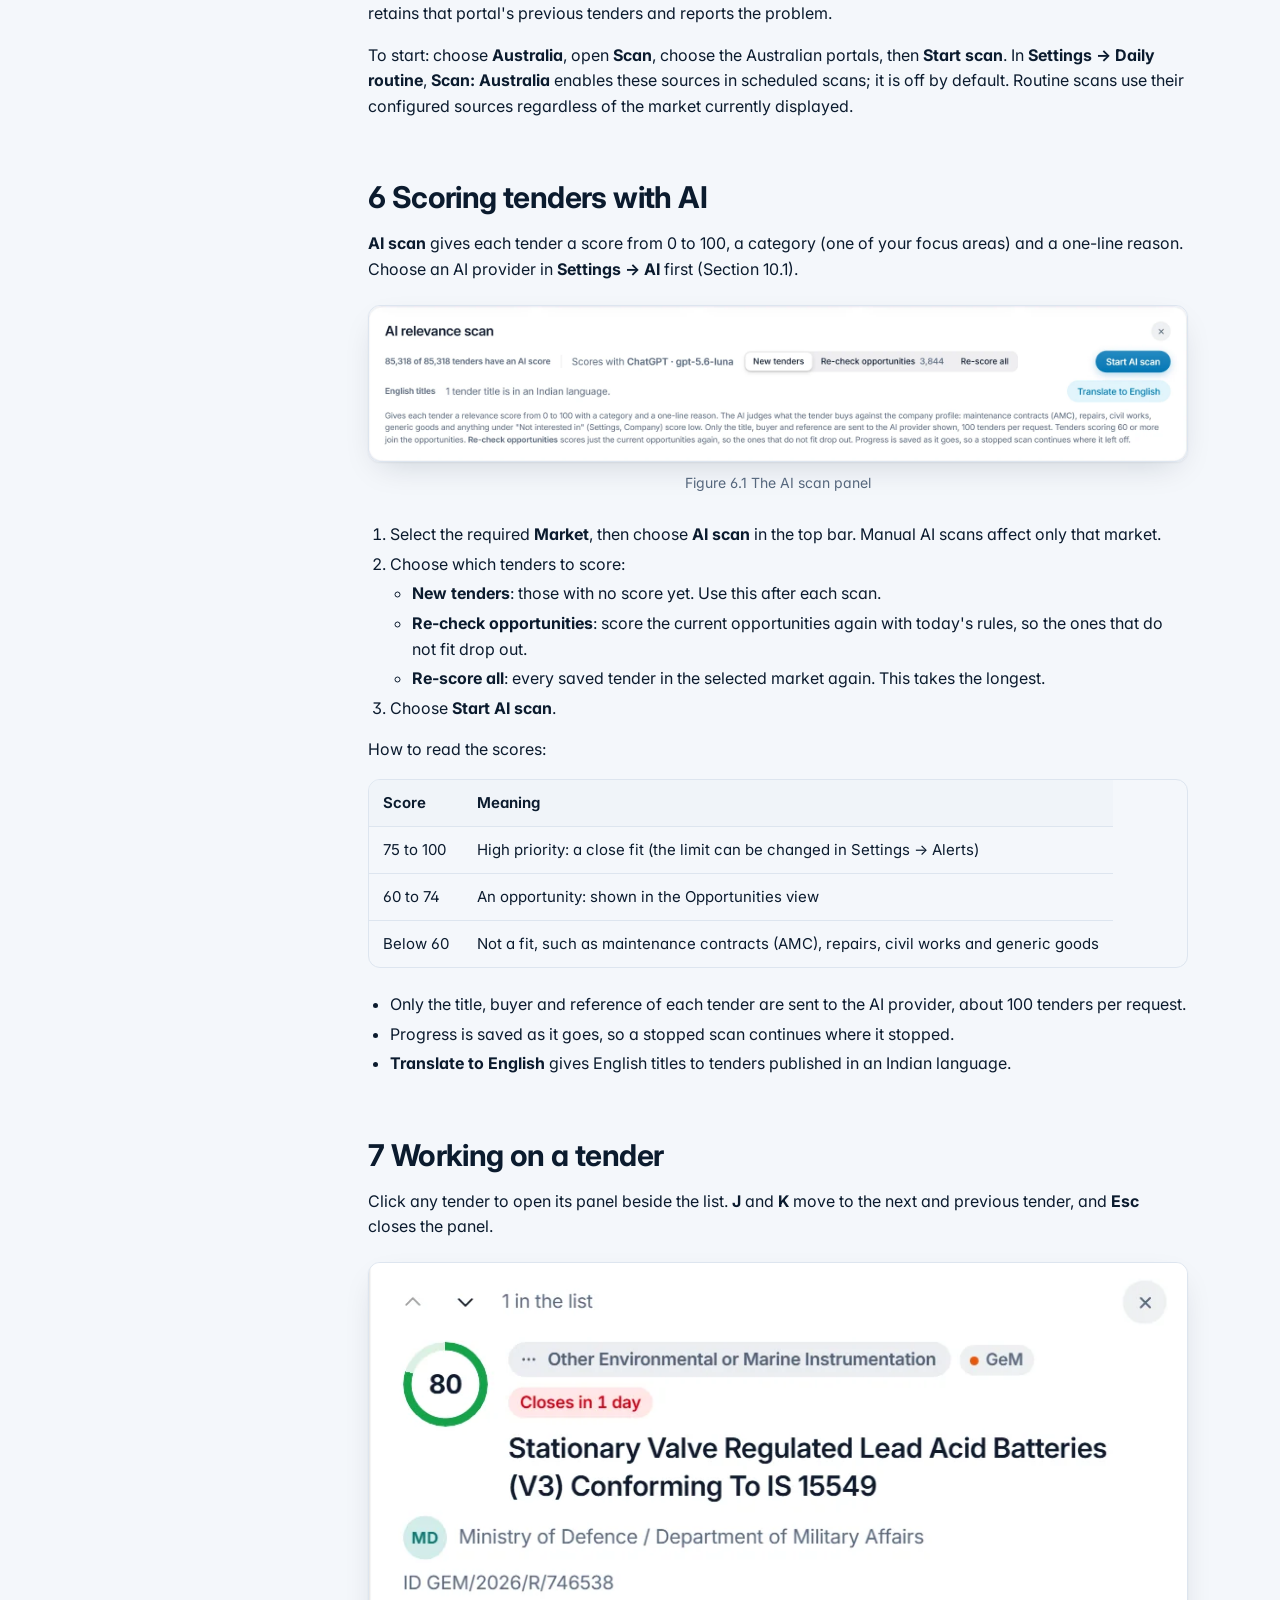
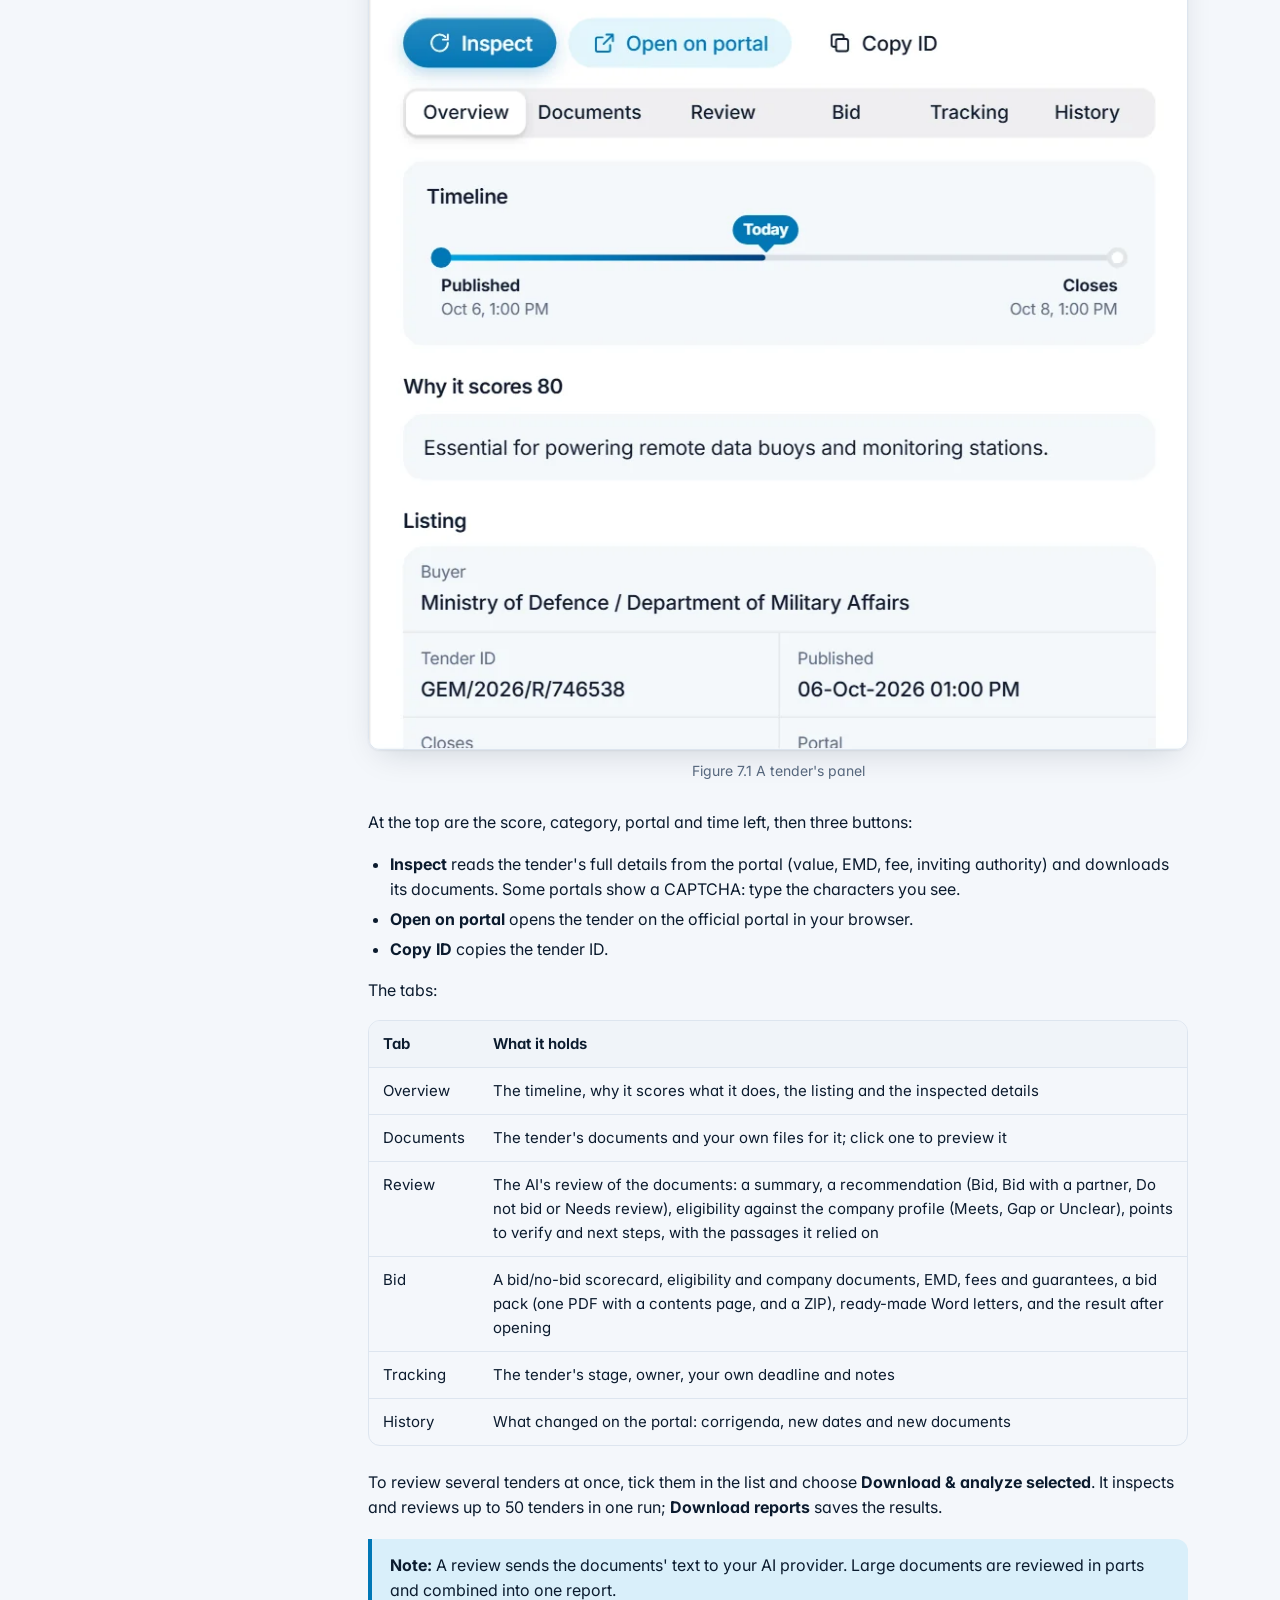
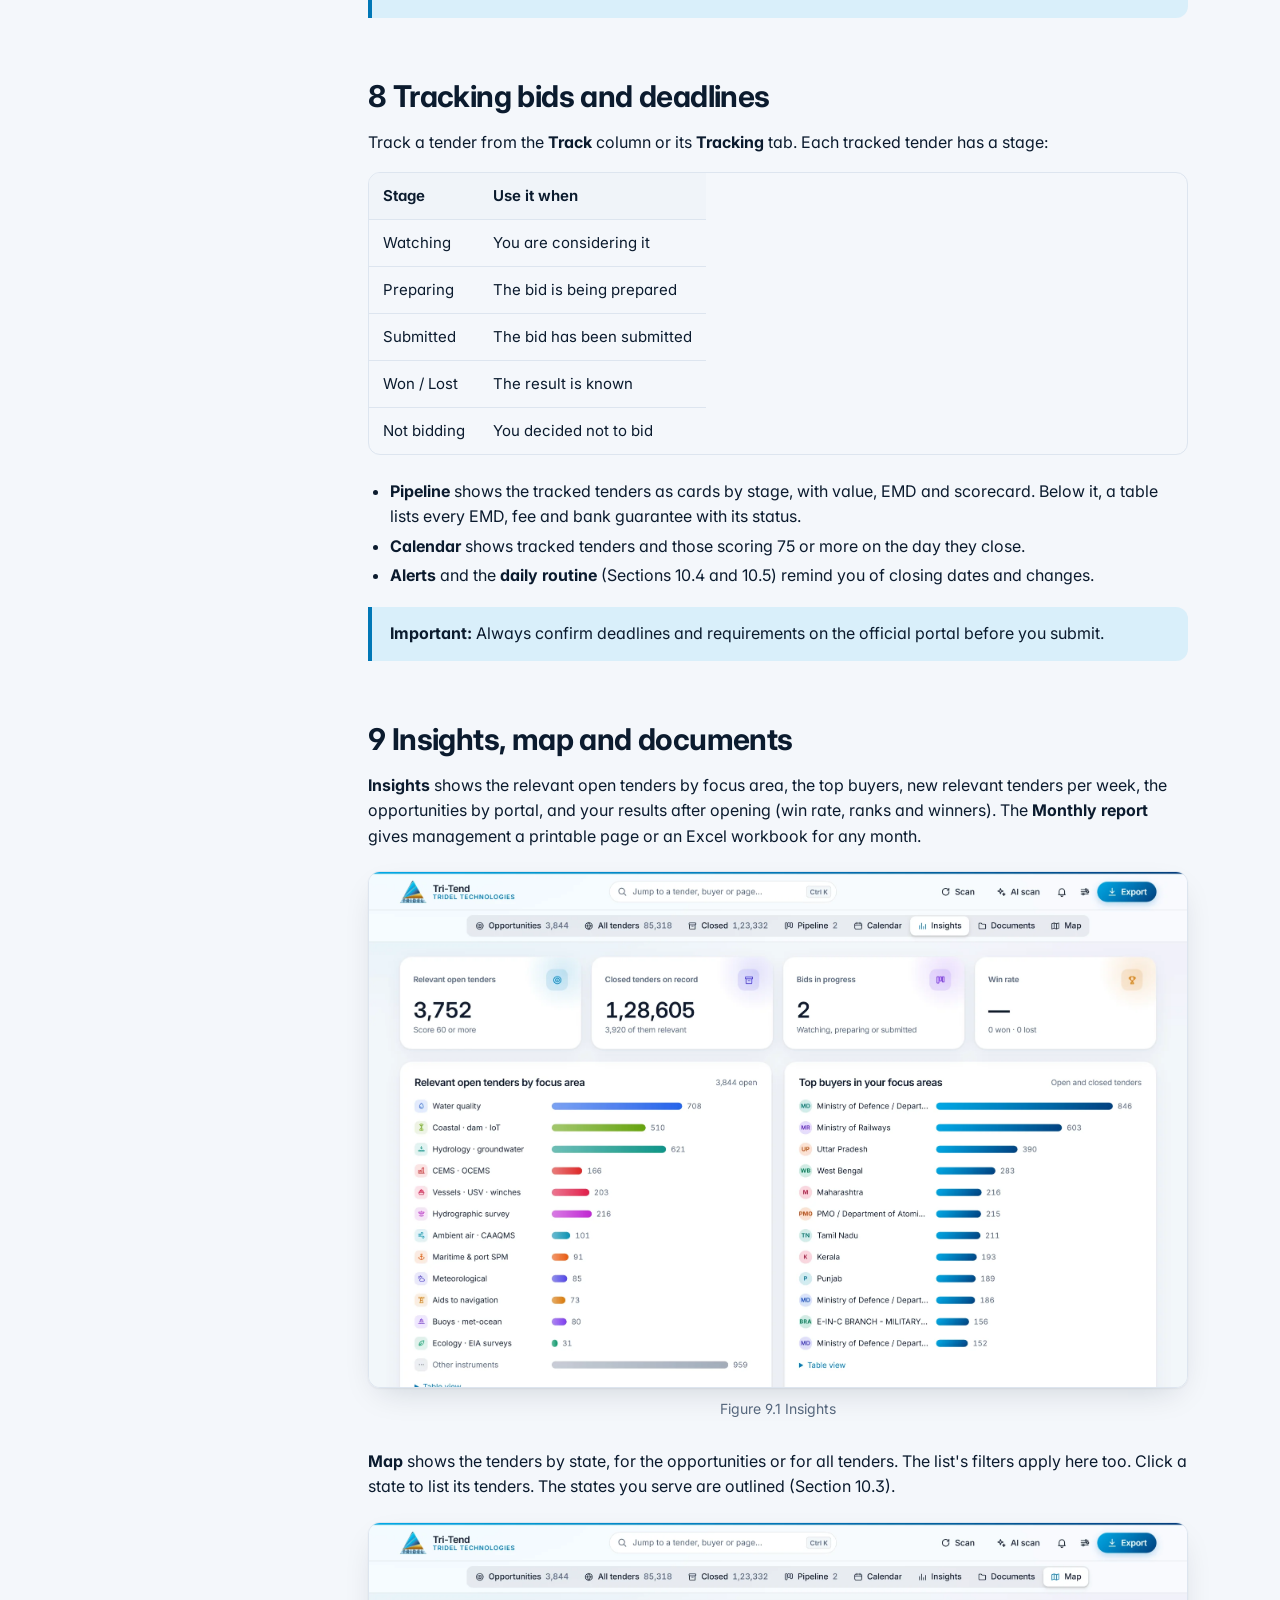
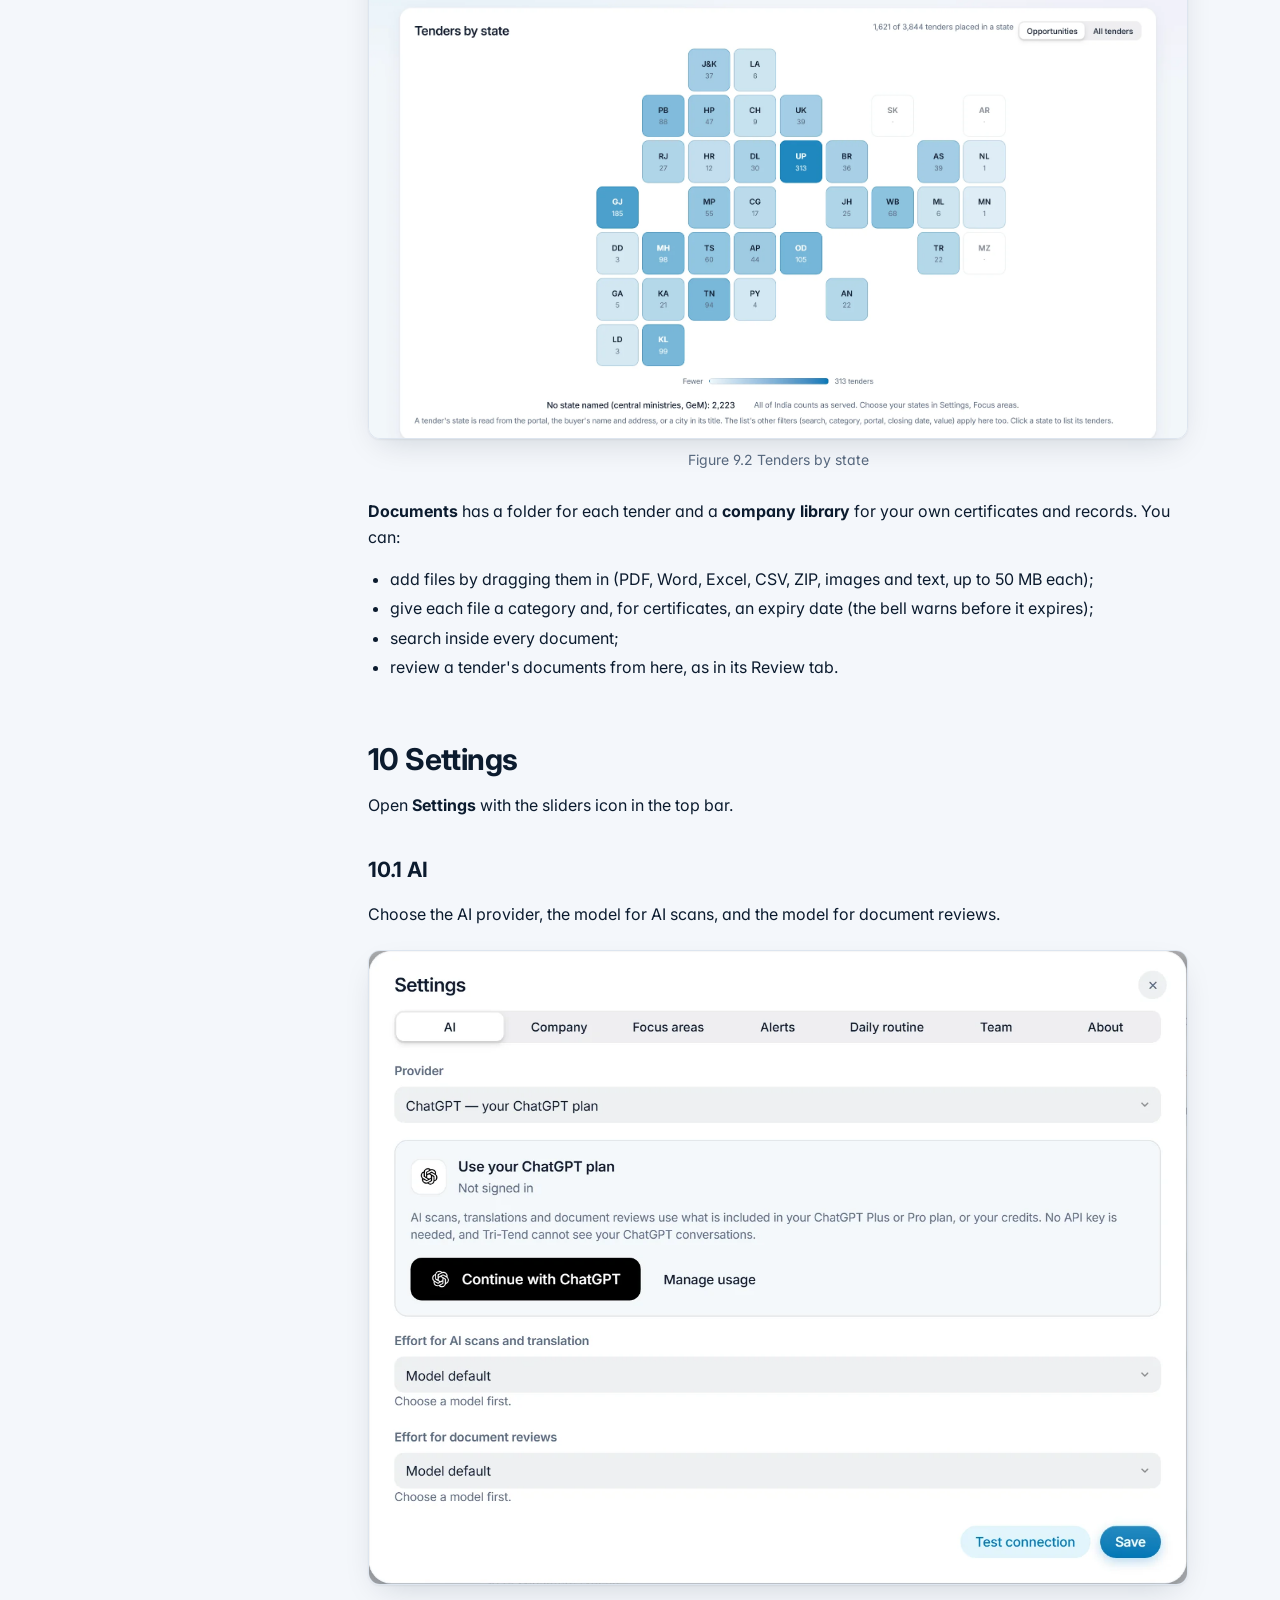
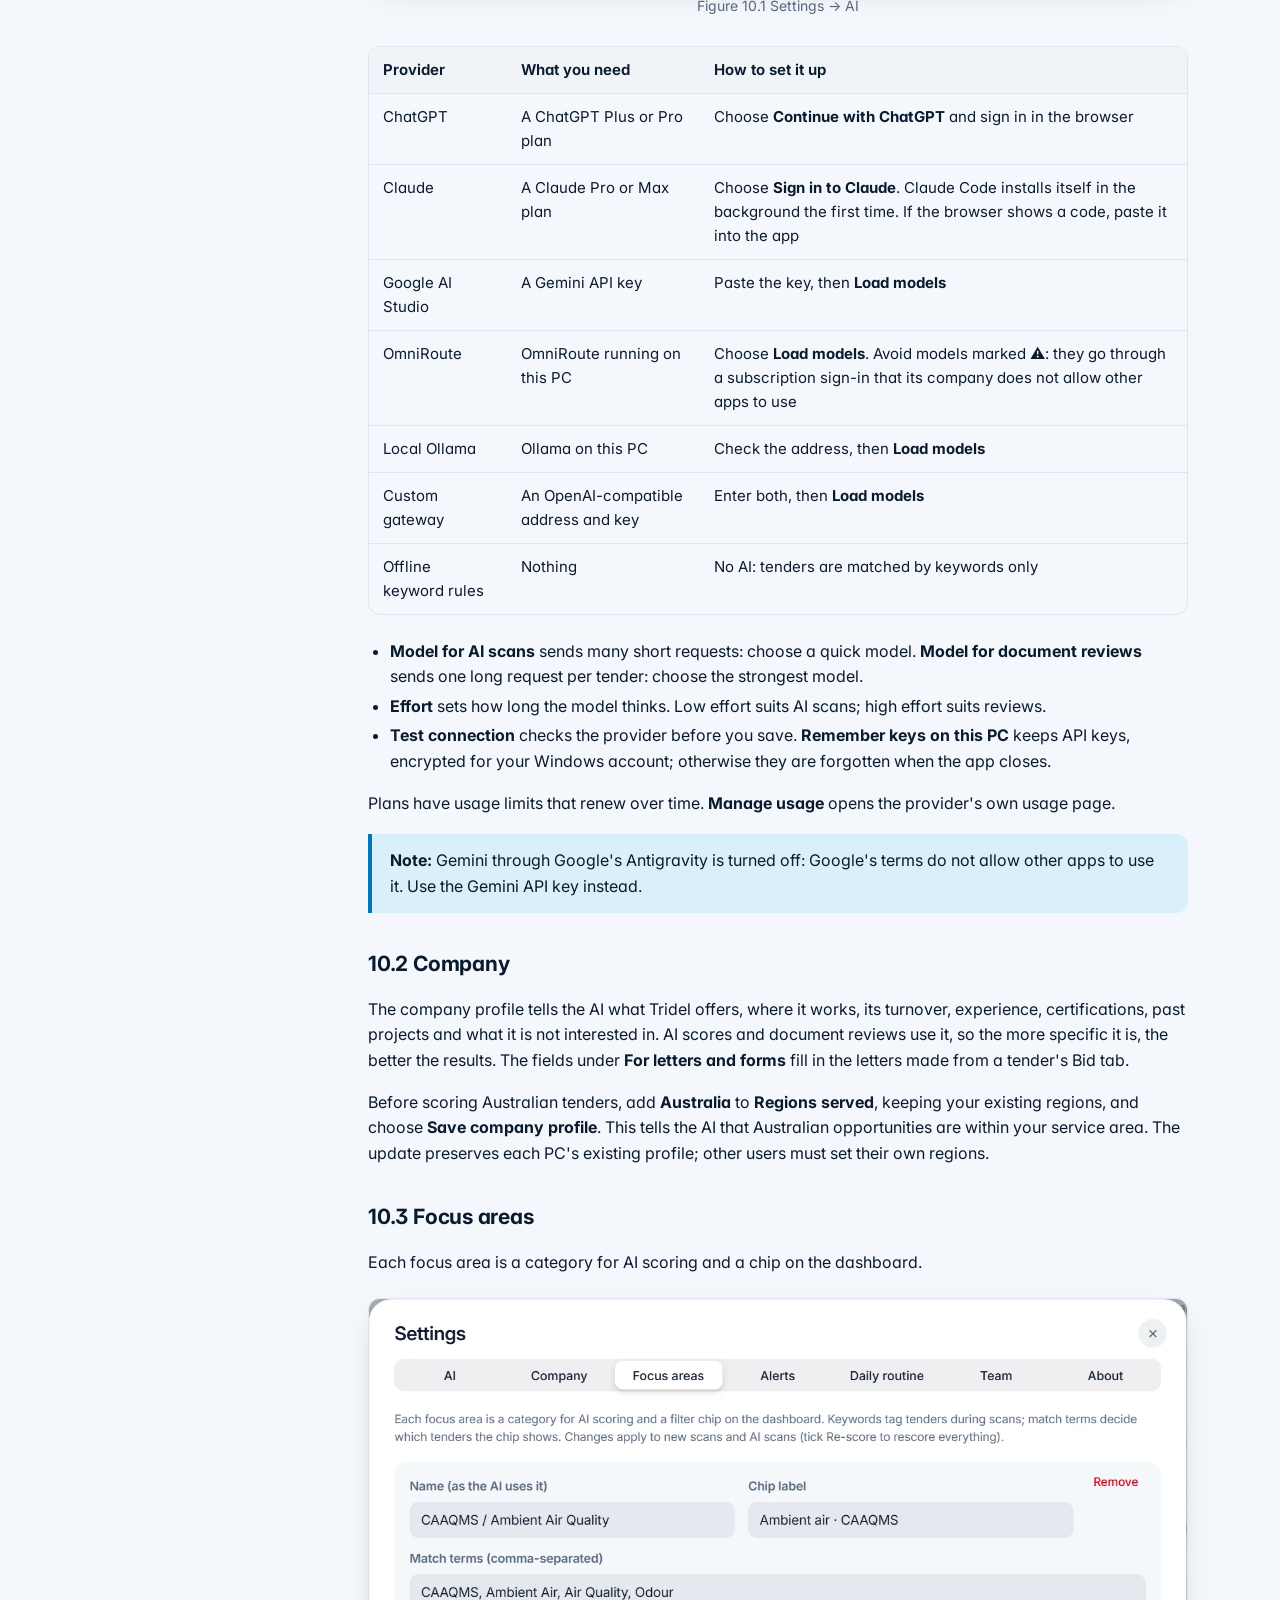
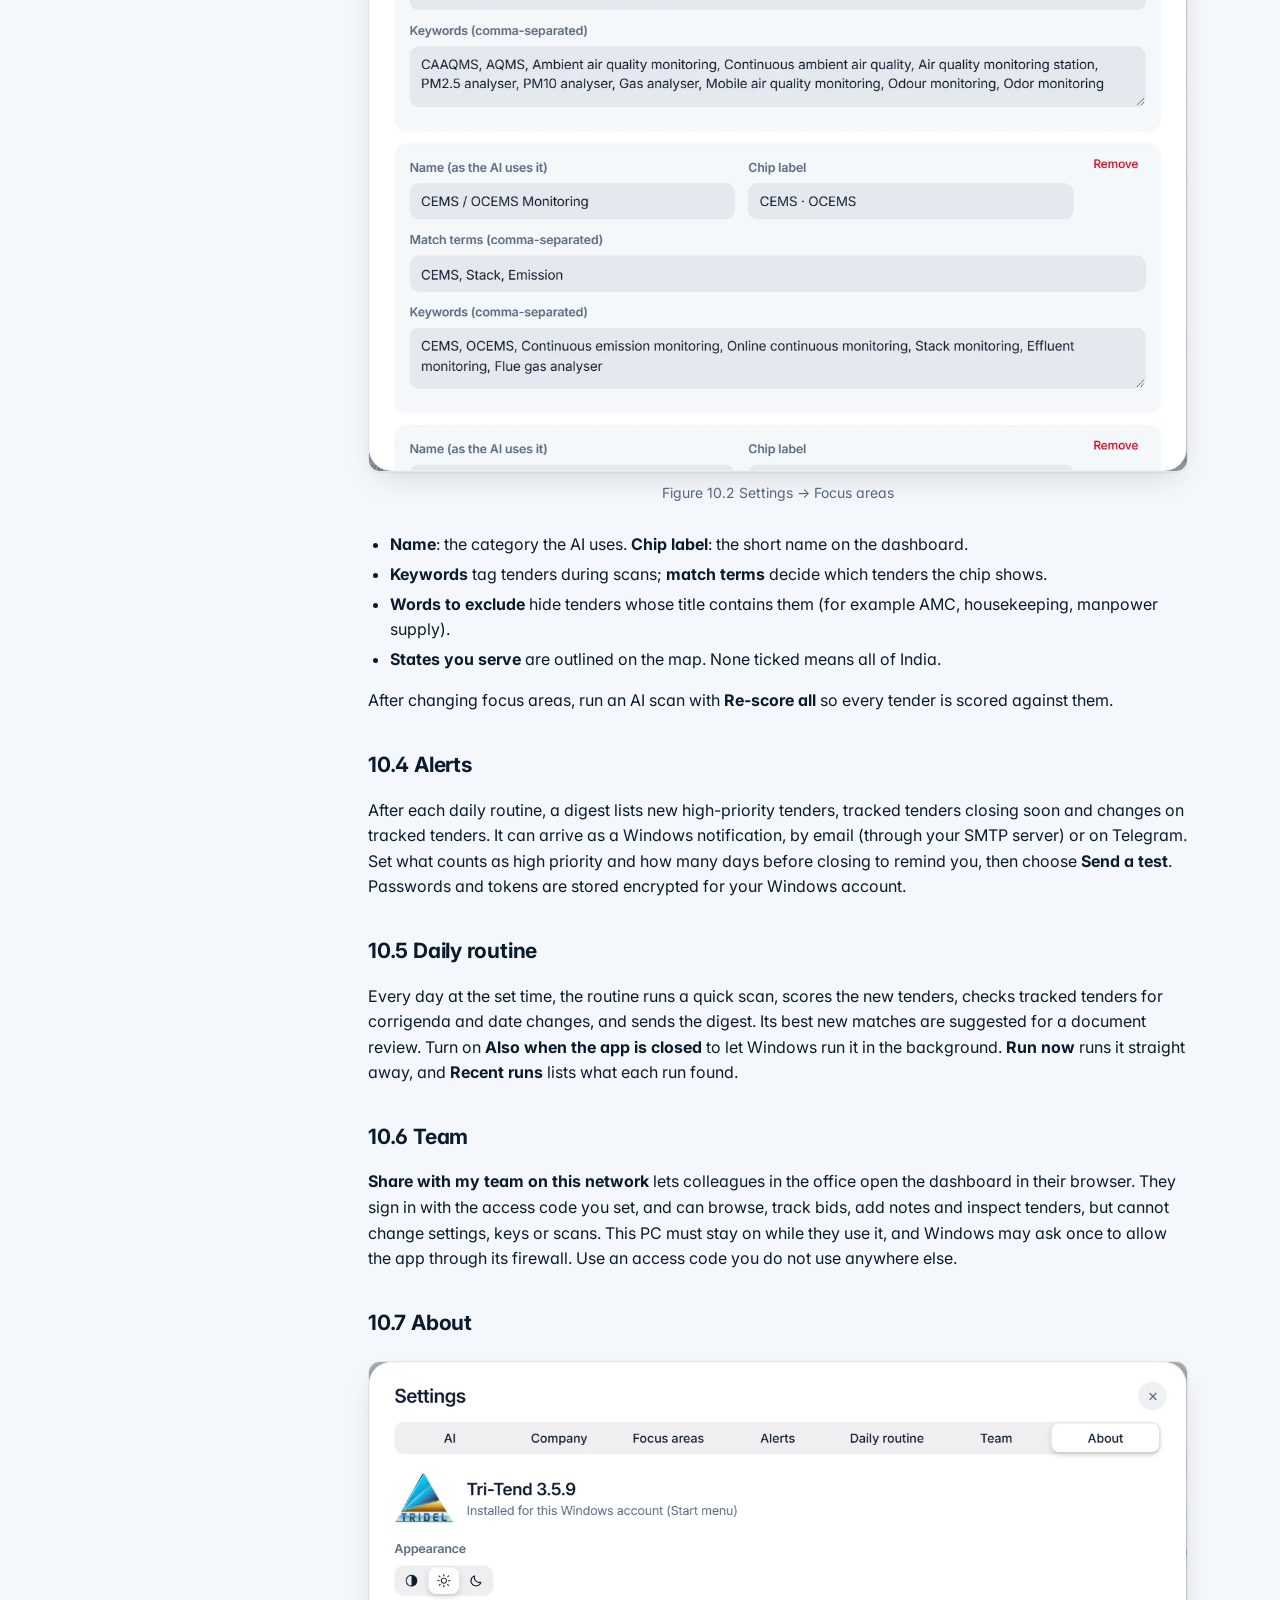
<file: docs/manual.html>
<!doctype html>
<html lang="en">
<head>
<meta charset="utf-8">
<meta name="viewport" content="width=device-width, initial-scale=1">
<title>User manual · Tri-Tend</title>
<meta name="description" content="How to install and use Tri-Tend: the dashboard, scans, AI scores, document reviews, bid tracking, settings and shortcuts.">
<meta name="color-scheme" content="light dark">
<meta property="og:type" content="article">
<meta property="og:title" content="Tri-Tend user manual">
<meta property="og:description" content="How to install and use Tri-Tend, step by step.">
<meta property="og:url" content="https://amandeep-tridel.github.io/tri-tend/manual.html">
<meta property="og:image" content="https://amandeep-tridel.github.io/tri-tend/images/dashboard.png">
<link rel="icon" type="image/png" href="assets/tridel-logo.png">
<link rel="stylesheet" href="assets/site.css">
</head>
<body>
<svg aria-hidden="true" class="icon-sprite" xmlns="http://www.w3.org/2000/svg"><symbol id="i-download" viewBox="0 0 24 24"><path d="M12 4v11M7.5 10.5 12 15l4.5-4.5M5 19.5h14"/></symbol><symbol id="i-refresh" viewBox="0 0 24 24"><path d="M19.5 12a7.5 7.5 0 1 1-2.2-5.3M19.5 4.5v4.5H15"/></symbol><symbol id="i-sparkles" viewBox="0 0 24 24"><path d="M10 4.5l1.6 4.4 4.4 1.6-4.4 1.6L10 16.5l-1.6-4.4L4 10.5l4.4-1.6zM17.5 14.5l.8 2.2 2.2.8-2.2.8-.8 2.2-.8-2.2-2.2-.8 2.2-.8z"/></symbol><symbol id="i-doc" viewBox="0 0 24 24"><path d="M7 3.5h7l4.5 4.5v12.5H7zM14 3.5V8h4.5M9.5 12.5h6M9.5 16h6"/></symbol><symbol id="i-trophy" viewBox="0 0 24 24"><path d="M8 4h8v5.5a4 4 0 0 1-8 0zM8 6H5a3 3 0 0 0 3 4.2M16 6h3a3 3 0 0 1-3 4.2M12 13.5V17M8.5 20.5h7M9.5 17h5l.5 3.5h-6z"/></symbol><symbol id="i-kanban" viewBox="0 0 24 24"><rect x="3.5" y="4" width="4.5" height="15" rx="1.5"/><rect x="9.75" y="4" width="4.5" height="10" rx="1.5"/><rect x="16" y="4" width="4.5" height="12.5" rx="1.5"/></symbol><symbol id="i-chart" viewBox="0 0 24 24"><path d="M5 19.5V11M10 19.5V5M15 19.5v-6M20 19.5V8"/></symbol><symbol id="i-check" viewBox="0 0 24 24"><path d="m5.5 12.5 4.2 4.2 8.8-9.2"/></symbol><symbol id="i-alert" viewBox="0 0 24 24"><path d="M12 4.2 21 19.5H3zM12 10v4.5M12 17.2v.1"/></symbol><symbol id="i-eye" viewBox="0 0 24 24"><path d="M2.5 12s3.5-6.5 9.5-6.5 9.5 6.5 9.5 6.5-3.5 6.5-9.5 6.5S2.5 12 2.5 12z"/><circle cx="12" cy="12" r="2.8"/></symbol><symbol id="i-external" viewBox="0 0 24 24"><path d="M13.5 4.5h6v6M19.5 4.5 11 13M17 14v4.5a1.5 1.5 0 0 1-1.5 1.5h-10A1.5 1.5 0 0 1 4 18.5v-10A1.5 1.5 0 0 1 5.5 7H10"/></symbol><symbol id="i-map" viewBox="0 0 24 24"><path d="M9 4.5 3.5 6.5v13l5.5-2 6 2 5.5-2v-13l-5.5 2-6-2z"/><path d="M9 4.5v13M15 6.5v13"/></symbol></svg>
<a class="skip" href="#main">Skip to content</a>
<header class="nav"><div class="wrap">
<a class="brand" href="index.html"><img src="assets/tridel-logo.png" alt="" width="40" height="34"><span><strong>Tri-Tend</strong><small>Tridel Technologies</small></span></a>
<button class="menu-btn" type="button" aria-expanded="false" aria-label="Menu">Menu</button>
<nav class="nav-links" aria-label="Site"><a href="index.html#features">Features</a><a href="index.html#how">How to use</a><a href="manual.html" aria-current="page">Manual</a>
<a href="https://github.com/Amandeep-Tridel/tri-tend/releases">Releases</a><a class="btn btn-primary" href="index.html#download">Download</a></nav>
</div></header>
<main id="main">
<section class="doc-hero">
  <div class="wrap">
    <span class="eyebrow">User manual · version <span data-version>3.7.3</span></span>
    <h1>How to use Tri-Tend</h1>
    <p>Installing, the dashboard, scans and AI scores, working on a tender, tracking bids, and every setting.</p>
    <div class="hero-actions">
      <a class="btn btn-primary" data-download href="https://github.com/Amandeep-Tridel/tri-tend/releases/latest/download/TenderIntelligence-Setup.exe"><svg class="icon"><use href="#i-download"/></svg>Download Tri-Tend</a>
      <a class="btn btn-ghost" href="Tri-Tend-User-Manual.pdf"><svg class="icon"><use href="#i-doc"/></svg>Manual as PDF</a>
    </div>
  </div>
</section>
<div class="wrap doc-layout">
  <nav class="toc" aria-label="Contents"><p>Contents</p><ol><li><a href="#s1">1 Introduction</a></li><li><a href="#s2">2 Installing and updating</a><ol><li><a href="#s2-1">2.1 Installing</a></li><li><a href="#s2-2">2.2 Updates</a></li><li><a href="#s2-3">2.3 Removing the app</a></li></ol></li><li><a href="#s3">3 The dashboard</a></li><li><a href="#s4">4 Finding tenders</a></li><li><a href="#s5">5 Scanning the portals</a><ol><li><a href="#s5-1">5.1 Australian portals</a></li></ol></li><li><a href="#s6">6 Scoring tenders with AI</a></li><li><a href="#s7">7 Working on a tender</a></li><li><a href="#s8">8 Tracking bids and deadlines</a></li><li><a href="#s9">9 Insights, map and documents</a></li><li><a href="#s10">10 Settings</a><ol><li><a href="#s10-1">10.1 AI</a></li><li><a href="#s10-2">10.2 Company</a></li><li><a href="#s10-3">10.3 Focus areas</a></li><li><a href="#s10-4">10.4 Alerts</a></li><li><a href="#s10-5">10.5 Daily routine</a></li><li><a href="#s10-6">10.6 Team</a></li><li><a href="#s10-7">10.7 About</a></li></ol></li><li><a href="#s11">11 Keyboard shortcuts</a></li><li><a href="#s12">12 Questions and problems</a></li></ol></nav>
  <article class="prose">
<h1 class="band" id="s1">1 Introduction</h1>
<p>Tri-Tend finds public tenders that fit Tridel's business, scores them with AI and helps prepare the bids. It runs on a Windows PC and keeps all its data on that PC. This manual covers version 3.7.3 and the India, United Arab Emirates and Australia markets.</p>
<p>What it does:</p>
<ul><li><b>Finds tenders.</b> It reads India's public procurement portals: the Central and State eProcure portals (CPPP), GeM, the Andhra Pradesh, Telangana, Bihar and Gujarat portals, the public-sector companies' own portals (IndianOil, NTPC, Coal India, BHEL and others) and World Bank projects in India.</li><li><b>Australia.</b> AusTender, Buy NSW, Tenders WA, NT Tenders Online and Tasmania Tenders, with browser readers for QTenders Queensland and Tenders ACT. Access checks or maintenance can temporarily prevent a portal scan; previous results are kept.</li><li><b>United Arab Emirates.</b> A separate market with federal and emirate procurement sources, its own tender lists, AI scoring and bid workspace. Some sources require a browser check or supplier registration.</li><li><b>Scores them.</b> An AI gives every tender a score from 0 to 100 for how well it fits the company's focus areas, with a category and a one-line reason.</li><li><b>Reads the documents.</b> It downloads a tender's documents and has the AI review them: what is bought, eligibility against the company profile, and a bid or no-bid recommendation.</li><li><b>Tracks the bids.</b> A bid pipeline, a closing calendar, EMD and bank-guarantee records, reminders and a monthly report.</li></ul>
<p>What you need:</p>
<ul><li>A Windows 10 or 11 PC with an internet connection.</li><li>For AI scoring and reviews, one of: a ChatGPT Plus or Pro plan, a Claude Pro or Max plan, a Google AI Studio (Gemini) API key, or OmniRoute on the PC. Without any of them, Tri-Tend still works with its offline keyword rules.</li></ul>
<h1 class="band" id="s2">2 Installing and updating</h1>
<h2 class="sub" id="s2-1">2.1 Installing</h2>
<ol><li>Download <b>TenderIntelligence-Setup.exe</b> from the <a class="ext" href="https://github.com/Amandeep-Tridel/tri-tend/releases/latest">latest release</a>.</li><li>Run it. The setup is not code-signed yet, so Windows may say it is from an unknown publisher: choose <b>More info</b>, then <b>Run anyway</b>.</li><li>The app installs into a <b>Tender Intelligence</b> folder on the Desktop, with its data in <b>TenderIntelligence Data</b> inside it, and adds <b>Tender Intelligence</b> to the Start menu and the Desktop.</li></ol>
<p>A new install starts with no tenders. Choose <b>Scan</b> (Section 5) to fill it, then <b>AI scan</b> (Section 6) to score what was found.</p>
<div class="note"><p><b>Note:</b> Only one copy of Tri-Tend can be open at a time. Opening it again brings the open window to the front.</p></div>
<h2 class="sub" id="s2-2">2.2 Updates</h2>
<p>Tri-Tend looks for a new version on GitHub once a day. When one is available it says so at the bottom of the window, with an <b>Install</b> button. The app closes, updates and opens again by itself. Tenders, scores, documents, the bid pipeline and settings all stay.</p>
<p>Routine updates download a small application package and reuse the libraries already on your PC. The updater checks the existing files, verifies replacements and keeps recovery copies. If the runtime is incompatible or incomplete, it downloads the full installer automatically. Fresh installations still use the full setup.</p>
<p>To look straight away, open <b>Settings → About</b> and choose <b>Check for updates</b>. The Install button shows the download size.</p>
<p>Copies older than 3.5.9 do not know about GitHub yet. Update them once by hand: close the app, then download and run the setup as in Section 2.1. Copies from 3.1.1 on can instead paste this address into <b>Settings → About → Update address</b> and choose <b>Check for updates</b>:</p>
<p><code>https://github.com/Amandeep-Tridel/tri-tend/releases/latest/download/latest.json</code></p>
<h2 class="sub" id="s2-3">2.3 Removing the app</h2>
<p>Use <b>Uninstall Tender Intelligence</b> in the Start menu, or Windows <b>Settings → Apps</b>. The data folder is kept unless you choose to remove it too.</p>
<h1 class="band" id="s3">3 The dashboard</h1>
<p>The dashboard opens on what needs attention today. Choose <b>Market</b> in the top bar to switch between <b>India</b>, <b>United Arab Emirates</b> and <b>Australia</b>. The lists, counts, exports, calendar, insights, pipeline and map follow the selected market. Switching between India and Australia reloads the page.</p>
<p>In Australia, the Portal filter and scan panel show Australian sources, the map shows all eight states and territories, and values and value filters use Australian dollars (AUD). Dashboard totals, tender details, deposits, bid prices, exports and reports use AUD; stored amounts are not exchange-rate converted. Indian and Australian totals stay separate. Australian closing times are converted to India Standard Time (IST); confirm the original deadline on the official tender page.</p>
<figure><img alt="The dashboard" src="images/dashboard.webp" loading="lazy" style="width:100%"><figcaption>Figure 3.1 The dashboard</figcaption></figure>
<ul><li><b>The opening band</b> shows the number of opportunities and open tenders, the AI provider in use, and the four best tenders closing next (score 75 or more). Each number opens its list.</li><li><b>The five tiles</b> show the opportunities closing within 48 hours, the opportunities published this week, the high-priority ones, the value in play and the bids in progress. Click a tile to see its tenders.</li><li><b>The top bar</b> has the jump box (<b>Ctrl+K</b>: go to any tender, buyer, folder or page), <b>Scan</b>, <b>AI scan</b>, the bell, <b>Settings</b> (the sliders icon) and <b>Export</b>.</li><li><b>The bell</b> lists changes on tracked tenders, the daily routine's best new matches, company documents about to expire and deposits that are due.</li></ul>
<p>The views along the top:</p>
<table class="doc"><thead><tr><th>View</th><th>What it shows</th></tr></thead><tbody><tr><td>Opportunities</td><td>Open tenders in your focus areas that score 60 or more</td></tr><tr><td>All tenders</td><td>Every open tender in the selected market</td></tr><tr><td>Closed</td><td>Tenders whose closing date has passed, kept for history</td></tr><tr><td>Pipeline</td><td>The tenders you track, by stage (Section 8)</td></tr><tr><td>Calendar</td><td>Tracked and high-priority tenders on the day they close</td></tr><tr><td>Insights</td><td>Charts, results and the monthly report (Section 9)</td></tr><tr><td>Documents</td><td>Every tender's documents and the company library</td></tr><tr><td>Map</td><td>Tenders by state</td></tr></tbody></table>
<h1 class="band" id="s4">4 Finding tenders</h1>
<p>Below the opening band are the search, the filters and the list.</p>
<figure><img alt="Search, filters and the tender list" src="images/tender-list.webp" loading="lazy" style="width:88%"><figcaption>Figure 4.1 Search, filters and the tender list</figcaption></figure>
<ul><li><b>Search</b> looks in the tender ID, title, buyer and keywords.</li><li><b>Category chips</b> show one focus area at a time.</li><li><b>Filters</b>: portal, closing date (48 hours to 30 days), state, value and publish date. <b>Reset</b> clears them all.</li><li><b>High priority only</b> keeps tenders scoring 75 or more.</li><li><b>Saved searches</b>: the bookmark icon saves the search, chips, filters and order under a name. The document icon searches inside every downloaded tender document.</li><li><b>Export</b> saves the current list, with its filters and order, as an Excel workbook or a CSV file.</li></ul>
<p>In the list, each tender shows its score, category and portal, the buyer, the closing date with a countdown, its documents and its tracking stage. Click a tender to open its panel (Section 7). Right-click for quick actions, and click a column heading to sort by it.</p>
<p>Titles that contain one of your <b>words to exclude</b> (Section 10.3) are hidden. A line above the list says how many, with <b>Show them</b>.</p>
<h1 class="band" id="s5">5 Scanning the portals</h1>
<p><b>Scan</b> reads the portals for new tenders. It runs in the background, so you can keep working, and appears as a chip on the opening band while it runs.</p>
<figure><img alt="The scan panel" src="images/scan-panel.webp" loading="lazy" style="width:100%"><figcaption>Figure 5.1 The scan panel</figcaption></figure>
<ol><li>Choose <b>Scan</b> in the top bar.</li><li>Tick the portals to read in the selected market (all are ticked at first).</li><li>Choose the mode:<ul><li><b>Quick</b> reads the newest listings until it reaches tenders already saved. It usually takes a few minutes. Use it every day.</li><li><b>Full rescan</b> re-reads every listing page to catch date changes on older tenders. It takes hours, because the portals serve about one page a second.</li></ul></li><li>Choose <b>Start scan</b>. <b>Stop scan</b> ends it early; what was read so far is kept.</li></ol>
<p>Tenders whose closing date has passed move to the <b>Closed</b> view. A portal's list is only replaced when it came back complete, and a backup is kept.</p>
<div class="note"><p><b>Note:</b> Some portals, such as Karnataka's and Chhattisgarh's, ask for a CAPTCHA before they list any tenders, so they cannot be scanned. The State eProcure portal is sometimes overloaded; if it fails, scan again later.</p></div>
<h2 class="sub" id="s5-1">5.1 Australian portals</h2>
<table class="doc"><thead><tr><th>Portal</th><th>Coverage and access</th></tr></thead><tbody><tr><td>AusTender</td><td>Commonwealth agencies, including Bureau of Meteorology, AMSA and CSIRO</td></tr><tr><td>Buy NSW</td><td>New South Wales tenders and expressions of interest; an AWS browser check can interrupt access</td></tr><tr><td>Tenders WA</td><td>Western Australia; the portal's practice tender is excluded</td></tr><tr><td>NT Tenders Online</td><td>Northern Territory; listing pages supply closing dates</td></tr><tr><td>Tasmania Tenders</td><td>Tasmania; standing panels can have no fixed closing date</td></tr><tr><td>QTenders Queensland</td><td>Queensland public opportunities; requires Edge or Chrome for its JavaScript search</td></tr><tr><td>Tenders ACT</td><td>Australian Capital Territory; excludes the practice ATM; a browser check or maintenance may prevent access</td></tr></tbody></table>
<p>Victoria and South Australia currently put browser checks in front of their lists and are not automated. Use their official portals directly. Tri-Tend does not solve or bypass access checks. A failed or incomplete scan retains that portal's previous tenders and reports the problem.</p>
<p>To start: choose <b>Australia</b>, open <b>Scan</b>, choose the Australian portals, then <b>Start scan</b>. In <b>Settings → Daily routine</b>, <b>Scan: Australia</b> enables these sources in scheduled scans; it is off by default. Routine scans use their configured sources regardless of the market currently displayed.</p>
<h1 class="band" id="s6">6 Scoring tenders with AI</h1>
<p><b>AI scan</b> gives each tender a score from 0 to 100, a category (one of your focus areas) and a one-line reason. Choose an AI provider in <b>Settings → AI</b> first (Section 10.1).</p>
<figure><img alt="The AI scan panel" src="images/ai-scan-panel.webp" loading="lazy" style="width:100%"><figcaption>Figure 6.1 The AI scan panel</figcaption></figure>
<ol><li>Select the required <b>Market</b>, then choose <b>AI scan</b> in the top bar. Manual AI scans affect only that market.</li><li>Choose which tenders to score:<ul><li><b>New tenders</b>: those with no score yet. Use this after each scan.</li><li><b>Re-check opportunities</b>: score the current opportunities again with today's rules, so the ones that do not fit drop out.</li><li><b>Re-score all</b>: every saved tender in the selected market again. This takes the longest.</li></ul></li><li>Choose <b>Start AI scan</b>.</li></ol>
<p>How to read the scores:</p>
<table class="doc"><thead><tr><th>Score</th><th>Meaning</th></tr></thead><tbody><tr><td>75 to 100</td><td>High priority: a close fit (the limit can be changed in Settings → Alerts)</td></tr><tr><td>60 to 74</td><td>An opportunity: shown in the Opportunities view</td></tr><tr><td>Below 60</td><td>Not a fit, such as maintenance contracts (AMC), repairs, civil works and generic goods</td></tr></tbody></table>
<ul><li>Only the title, buyer and reference of each tender are sent to the AI provider, about 100 tenders per request.</li><li>Progress is saved as it goes, so a stopped scan continues where it stopped.</li><li><b>Translate to English</b> gives English titles to tenders published in an Indian language.</li></ul>
<h1 class="band" id="s7">7 Working on a tender</h1>
<p>Click any tender to open its panel beside the list. <b>J</b> and <b>K</b> move to the next and previous tender, and <b>Esc</b> closes the panel.</p>
<figure><img alt="A tender&#x27;s panel" src="images/tender-panel.webp" loading="lazy" style="width:56%"><figcaption>Figure 7.1 A tender's panel</figcaption></figure>
<p>At the top are the score, category, portal and time left, then three buttons:</p>
<ul><li><b>Inspect</b> reads the tender's full details from the portal (value, EMD, fee, inviting authority) and downloads its documents. Some portals show a CAPTCHA: type the characters you see.</li><li><b>Open on portal</b> opens the tender on the official portal in your browser.</li><li><b>Copy ID</b> copies the tender ID.</li></ul>
<p>The tabs:</p>
<table class="doc"><thead><tr><th>Tab</th><th>What it holds</th></tr></thead><tbody><tr><td>Overview</td><td>The timeline, why it scores what it does, the listing and the inspected details</td></tr><tr><td>Documents</td><td>The tender's documents and your own files for it; click one to preview it</td></tr><tr><td>Review</td><td>The AI's review of the documents: a summary, a recommendation (Bid, Bid with a partner, Do not bid or Needs review), eligibility against the company profile (Meets, Gap or Unclear), points to verify and next steps, with the passages it relied on</td></tr><tr><td>Bid</td><td>A bid/no-bid scorecard, eligibility and company documents, EMD, fees and guarantees, a bid pack (one PDF with a contents page, and a ZIP), ready-made Word letters, and the result after opening</td></tr><tr><td>Tracking</td><td>The tender's stage, owner, your own deadline and notes</td></tr><tr><td>History</td><td>What changed on the portal: corrigenda, new dates and new documents</td></tr></tbody></table>
<p>To review several tenders at once, tick them in the list and choose <b>Download &amp; analyze selected</b>. It inspects and reviews up to 50 tenders in one run; <b>Download reports</b> saves the results.</p>
<div class="note"><p><b>Note:</b> A review sends the documents' text to your AI provider. Large documents are reviewed in parts and combined into one report.</p></div>
<h1 class="band" id="s8">8 Tracking bids and deadlines</h1>
<p>Track a tender from the <b>Track</b> column or its <b>Tracking</b> tab. Each tracked tender has a stage:</p>
<table class="doc"><thead><tr><th>Stage</th><th>Use it when</th></tr></thead><tbody><tr><td>Watching</td><td>You are considering it</td></tr><tr><td>Preparing</td><td>The bid is being prepared</td></tr><tr><td>Submitted</td><td>The bid has been submitted</td></tr><tr><td>Won / Lost</td><td>The result is known</td></tr><tr><td>Not bidding</td><td>You decided not to bid</td></tr></tbody></table>
<ul><li><b>Pipeline</b> shows the tracked tenders as cards by stage, with value, EMD and scorecard. Below it, a table lists every EMD, fee and bank guarantee with its status.</li><li><b>Calendar</b> shows tracked tenders and those scoring 75 or more on the day they close.</li><li><b>Alerts</b> and the <b>daily routine</b> (Sections 10.4 and 10.5) remind you of closing dates and changes.</li></ul>
<div class="note"><p><b>Important:</b> Always confirm deadlines and requirements on the official portal before you submit.</p></div>
<h1 class="band" id="s9">9 Insights, map and documents</h1>
<p><b>Insights</b> shows the relevant open tenders by focus area, the top buyers, new relevant tenders per week, the opportunities by portal, and your results after opening (win rate, ranks and winners). The <b>Monthly report</b> gives management a printable page or an Excel workbook for any month.</p>
<figure><img alt="Insights" src="images/insights.webp" loading="lazy" style="width:100%"><figcaption>Figure 9.1 Insights</figcaption></figure>
<p><b>Map</b> shows the tenders by state, for the opportunities or for all tenders. The list's filters apply here too. Click a state to list its tenders. The states you serve are outlined (Section 10.3).</p>
<figure><img alt="The map" src="images/map.webp" loading="lazy" style="width:100%"><figcaption>Figure 9.2 Tenders by state</figcaption></figure>
<p><b>Documents</b> has a folder for each tender and a <b>company library</b> for your own certificates and records. You can:</p>
<ul><li>add files by dragging them in (PDF, Word, Excel, CSV, ZIP, images and text, up to 50 MB each);</li><li>give each file a category and, for certificates, an expiry date (the bell warns before it expires);</li><li>search inside every document;</li><li>review a tender's documents from here, as in its Review tab.</li></ul>
<h1 class="band" id="s10">10 Settings</h1>
<p>Open <b>Settings</b> with the sliders icon in the top bar.</p>
<h2 class="sub" id="s10-1">10.1 AI</h2>
<p>Choose the AI provider, the model for AI scans, and the model for document reviews.</p>
<figure><img alt="Settings, AI" src="images/settings-ai.webp" loading="lazy" style="width:72%"><figcaption>Figure 10.1 Settings → AI</figcaption></figure>
<table class="doc"><thead><tr><th>Provider</th><th>What you need</th><th>How to set it up</th></tr></thead><tbody><tr><td>ChatGPT</td><td>A ChatGPT Plus or Pro plan</td><td>Choose <b>Continue with ChatGPT</b> and sign in in the browser</td></tr><tr><td>Claude</td><td>A Claude Pro or Max plan</td><td>Choose <b>Sign in to Claude</b>. Claude Code installs itself in the background the first time. If the browser shows a code, paste it into the app</td></tr><tr><td>Google AI Studio</td><td>A Gemini API key</td><td>Paste the key, then <b>Load models</b></td></tr><tr><td>OmniRoute</td><td>OmniRoute running on this PC</td><td>Choose <b>Load models</b>. Avoid models marked ⚠: they go through a subscription sign-in that its company does not allow other apps to use</td></tr><tr><td>Local Ollama</td><td>Ollama on this PC</td><td>Check the address, then <b>Load models</b></td></tr><tr><td>Custom gateway</td><td>An OpenAI-compatible address and key</td><td>Enter both, then <b>Load models</b></td></tr><tr><td>Offline keyword rules</td><td>Nothing</td><td>No AI: tenders are matched by keywords only</td></tr></tbody></table>
<ul><li><b>Model for AI scans</b> sends many short requests: choose a quick model. <b>Model for document reviews</b> sends one long request per tender: choose the strongest model.</li><li><b>Effort</b> sets how long the model thinks. Low effort suits AI scans; high effort suits reviews.</li><li><b>Test connection</b> checks the provider before you save. <b>Remember keys on this PC</b> keeps API keys, encrypted for your Windows account; otherwise they are forgotten when the app closes.</li></ul>
<p>Plans have usage limits that renew over time. <b>Manage usage</b> opens the provider's own usage page.</p>
<div class="note"><p><b>Note:</b> Gemini through Google's Antigravity is turned off: Google's terms do not allow other apps to use it. Use the Gemini API key instead.</p></div>
<h2 class="sub" id="s10-2">10.2 Company</h2>
<p>The company profile tells the AI what Tridel offers, where it works, its turnover, experience, certifications, past projects and what it is not interested in. AI scores and document reviews use it, so the more specific it is, the better the results. The fields under <b>For letters and forms</b> fill in the letters made from a tender's Bid tab.</p>
<p>Before scoring Australian tenders, add <b>Australia</b> to <b>Regions served</b>, keeping your existing regions, and choose <b>Save company profile</b>. This tells the AI that Australian opportunities are within your service area. The update preserves each PC's existing profile; other users must set their own regions.</p>
<h2 class="sub" id="s10-3">10.3 Focus areas</h2>
<p>Each focus area is a category for AI scoring and a chip on the dashboard.</p>
<figure><img alt="Settings, focus areas" src="images/settings-focus.webp" loading="lazy" style="width:72%"><figcaption>Figure 10.2 Settings → Focus areas</figcaption></figure>
<ul><li><b>Name</b>: the category the AI uses. <b>Chip label</b>: the short name on the dashboard.</li><li><b>Keywords</b> tag tenders during scans; <b>match terms</b> decide which tenders the chip shows.</li><li><b>Words to exclude</b> hide tenders whose title contains them (for example AMC, housekeeping, manpower supply).</li><li><b>States you serve</b> are outlined on the map. None ticked means all of India.</li></ul>
<p>After changing focus areas, run an AI scan with <b>Re-score all</b> so every tender is scored against them.</p>
<h2 class="sub" id="s10-4">10.4 Alerts</h2>
<p>After each daily routine, a digest lists new high-priority tenders, tracked tenders closing soon and changes on tracked tenders. It can arrive as a Windows notification, by email (through your SMTP server) or on Telegram. Set what counts as high priority and how many days before closing to remind you, then choose <b>Send a test</b>. Passwords and tokens are stored encrypted for your Windows account.</p>
<h2 class="sub" id="s10-5">10.5 Daily routine</h2>
<p>Every day at the set time, the routine runs a quick scan, scores the new tenders, checks tracked tenders for corrigenda and date changes, and sends the digest. Its best new matches are suggested for a document review. Turn on <b>Also when the app is closed</b> to let Windows run it in the background. <b>Run now</b> runs it straight away, and <b>Recent runs</b> lists what each run found.</p>
<h2 class="sub" id="s10-6">10.6 Team</h2>
<p><b>Share with my team on this network</b> lets colleagues in the office open the dashboard in their browser. They sign in with the access code you set, and can browse, track bids, add notes and inspect tenders, but cannot change settings, keys or scans. This PC must stay on while they use it, and Windows may ask once to allow the app through its firewall. Use an access code you do not use anywhere else.</p>
<h2 class="sub" id="s10-7">10.7 About</h2>
<figure><img alt="Settings, About" src="images/settings-about.webp" loading="lazy" style="width:70%"><figcaption>Figure 10.3 Settings → About</figcaption></figure>
<ul><li>The version, and whether this copy is installed or portable.</li><li><b>Appearance</b>: match Windows, light or dark.</li><li><b>Data folder</b>: where the tenders, scores, documents and settings are kept.</li><li><b>Updates</b>: leave the address empty to update from GitHub (Section 2.2). <b>Check for updates</b> looks straight away.</li><li><b>Update older copies</b>: a temporary Cloudflare link from which older copies on other PCs can download this version. It works while the app is open and changes each time the app starts.</li></ul>
<h1 class="band" id="s11">11 Keyboard shortcuts</h1>
<p>Press <b>?</b> in the app to see this list.</p>
<table class="doc"><thead><tr><th>Keys</th><th>Action</th></tr></thead><tbody><tr><td>Ctrl + K</td><td>Jump to a tender, buyer, folder or page</td></tr><tr><td>/</td><td>Search the tender list</td></tr><tr><td>1 to 8</td><td>Opportunities, All tenders, Closed, Pipeline, Calendar, Insights, Documents, Map</td></tr><tr><td>J and K, or ↓ and ↑</td><td>Next and previous tender</td></tr><tr><td>Enter or O</td><td>Open the tender's panel</td></tr><tr><td>I · D · T</td><td>Inspect it · its documents · its tracking</td></tr><tr><td>N and P</td><td>Next and previous page</td></tr><tr><td>Alt + ← and Alt + →</td><td>Back and forward (the mouse's side buttons too)</td></tr><tr><td>Esc</td><td>Close the open window or panel</td></tr></tbody></table>
<h1 class="band" id="s12">12 Questions and problems</h1>
<p><b>A scan is slow, or a portal failed.</b> The State eProcure portal is often busy. A quick scan keeps the old tenders when a portal fails. Scan again at a quieter time.</p>
<p><b>The AI scan seems stuck at 0.</b> The first answers can take a minute or two. The progress line shows how many answers it is waiting for.</p>
<p><b>The AI says it is not signed in, or the plan limit is reached.</b> Open <b>Settings → AI</b> and sign in again, or wait for the plan's limit to renew (ChatGPT Plus renews every five hours), or choose another model.</p>
<p><b>Inspect asks for a CAPTCHA.</b> Some portals ask for one before showing a tender's details or documents. Type the characters shown.</p>
<p><b>Windows warns about an unknown publisher.</b> The setup is not code-signed yet. Choose <b>More info</b>, then <b>Run anyway</b>.</p>
<p><b>Where is my data?</b> In the data folder shown in <b>Settings → About</b>. Updates never remove it. Keys, passwords and tokens are encrypted for your Windows account.</p>
<p><b>Who can see my tenders?</b> Nobody outside this PC, unless you turn on team sharing. The update link and the GitHub releases carry only the app, never your data.</p>
  </article>
</div>
</main>
<footer><div class="wrap">
<span>Tri-Tend by Tridel Technologies · © <span data-year>2026</span></span>
<nav aria-label="Footer"><a href="index.html#download">Download</a><a href="manual.html">User manual</a><a href="Tri-Tend-User-Manual.pdf">Manual as PDF</a>
<a href="https://github.com/Amandeep-Tridel/tri-tend/releases">Releases</a><a href="https://github.com/Amandeep-Tridel/tri-tend">GitHub repository</a></nav>
</div></footer>
<script src="assets/site.js"></script>
</body>
</html>
</file>
<file: docs/assets/site.css>
/* Tri-Tend website: the app's look (Tridel blue, deep-sea navy hero), light and dark. */
@font-face { font-family: "Inter Var"; src: url("Inter-Variable.woff") format("woff"); font-weight: 100 900; font-display: swap; }

:root {
  --bg: #f4f7fb; --surface: #ffffff; --surface-2: #f0f4f9; --ink: #0b1b2e; --muted: #56677d; --line: #dde5ef;
  --accent: #0077b6; --accent-hover: #00659b; --bright: #00aae7; --tint: rgba(0, 170, 231, .11);
  --navy: #052446; --navy-2: #0a4374; --shadow: 0 1px 2px rgba(11, 27, 46, .06), 0 12px 32px -12px rgba(11, 27, 46, .18);
  --radius: 16px; --font: "Inter Var", "Segoe UI", system-ui, -apple-system, Roboto, Arial, sans-serif;
  color-scheme: light;
}
@media (prefers-color-scheme: dark) {
  :root {
    --bg: #050c17; --surface: #0b1626; --surface-2: #0f1d31; --ink: #e5edf7; --muted: #95a6bb; --line: #1b2a40;
    --accent: #2bb8f0; --accent-hover: #5ccbf5; --bright: #2bb8f0; --tint: rgba(43, 184, 240, .14);
    --navy: #03152b; --navy-2: #072c52; --shadow: 0 1px 2px rgba(0, 0, 0, .4), 0 16px 40px -16px rgba(0, 0, 0, .7);
    color-scheme: dark;
  }
}

* { box-sizing: border-box; }
html { scroll-behavior: smooth; scroll-padding-top: 84px; -webkit-text-size-adjust: 100%; }
body { margin: 0; background: var(--bg); color: var(--ink); font: 16px/1.6 var(--font); font-feature-settings: "cv11", "ss01"; overflow-x: hidden; }
img { max-width: 100%; height: auto; display: block; }
a { color: var(--accent); text-decoration: none; }
a:hover { text-decoration: underline; }
:focus-visible { outline: 3px solid var(--bright); outline-offset: 2px; border-radius: 6px; }
.wrap { width: min(1160px, 100% - 40px); margin: 0 auto; }
.skip { position: absolute; left: -999px; top: 8px; background: var(--surface); padding: 8px 14px; border-radius: 8px; z-index: 50; }
.skip:focus { left: 12px; }
.icon { width: 20px; height: 20px; flex: none; fill: none; stroke: currentColor; stroke-width: 1.7; stroke-linecap: round; stroke-linejoin: round; }
.icon-sprite { display: none; }

/* buttons */
.btn { display: inline-flex; align-items: center; gap: 10px; padding: 13px 22px; border-radius: 999px; font-weight: 650; font-size: 16px;
  border: 1px solid transparent; cursor: pointer; transition: background .15s, transform .15s, box-shadow .15s; white-space: nowrap; }
.btn:hover { text-decoration: none; transform: translateY(-1px); }
.btn-primary { background: linear-gradient(180deg, #13a6e6, #0077b6); color: #fff; box-shadow: 0 8px 22px -8px rgba(0, 119, 182, .7); }
.btn-primary:hover { background: linear-gradient(180deg, #1fb2f0, #006ba4); }
.btn-ghost { color: #fff; border-color: rgba(255, 255, 255, .35); background: rgba(255, 255, 255, .06); }
.btn-ghost:hover { background: rgba(255, 255, 255, .14); }
.btn-soft { color: var(--accent); background: var(--tint); }
.btn-soft:hover { background: rgba(0, 170, 231, .2); }

/* navigation */
.nav { position: sticky; top: 0; z-index: 20; background: color-mix(in srgb, var(--surface) 86%, transparent); backdrop-filter: saturate(1.4) blur(14px);
  border-bottom: 1px solid var(--line); }
.nav .wrap { display: flex; align-items: center; gap: 24px; height: 68px; }
.brand { display: flex; align-items: center; gap: 12px; color: var(--ink); }
.brand:hover { text-decoration: none; }
.brand img { width: 40px; height: 34px; object-fit: contain; }
.brand strong { display: block; font-size: 18px; letter-spacing: -.01em; line-height: 1.1; }
.brand small { display: block; font-size: 10.5px; font-weight: 650; letter-spacing: .14em; color: var(--accent); text-transform: uppercase; }
.nav-links { display: flex; align-items: center; gap: 6px; margin-left: auto; }
.nav-links a { color: var(--muted); font-weight: 550; font-size: 15px; padding: 8px 12px; border-radius: 10px; }
.nav-links a:hover, .nav-links a[aria-current="page"] { color: var(--ink); background: var(--surface-2); text-decoration: none; }
.nav-links .btn { padding: 9px 16px; font-size: 15px; color: #fff; margin-left: 6px; }
.nav-links .btn:hover { background: linear-gradient(180deg, #1fb2f0, #006ba4); }
.menu-btn { display: none; margin-left: auto; background: none; border: 1px solid var(--line); color: var(--ink); border-radius: 10px; padding: 8px 10px; }

/* hero */
.hero { position: relative; overflow: hidden; color: #fff; background: radial-gradient(1200px 500px at 85% -10%, rgba(0, 170, 231, .45), transparent 60%),
  linear-gradient(160deg, var(--navy-2), var(--navy) 70%); padding: 76px 0 0; }
.hero-waves { position: absolute; inset: auto 0 0 0; width: 100%; height: 340px; opacity: .22; pointer-events: none; }
.hero-waves path { fill: none; stroke: #7fd8ff; stroke-width: 1.4; }
.hero-grid { position: relative; display: grid; grid-template-columns: 1.05fr 1fr; gap: 48px; align-items: center; }
.eyebrow { display: inline-flex; align-items: center; gap: 8px; font-size: 13px; font-weight: 650; letter-spacing: .12em; text-transform: uppercase; color: #9fe2ff; }
.eyebrow::before { content: ""; width: 26px; height: 2px; background: #00aae7; border-radius: 2px; }
.hero h1 { font-size: clamp(38px, 5.4vw, 62px); line-height: 1.04; letter-spacing: -.035em; margin: 16px 0 18px; font-weight: 780; }
.hero h1 em { font-style: normal; background: linear-gradient(90deg, #6fd6ff, #00aae7); -webkit-background-clip: text; background-clip: text; color: transparent; }
.hero p.lead { font-size: 19px; color: #cfe3f5; max-width: 34em; margin: 0 0 28px; }
.hero-actions { display: flex; flex-wrap: wrap; gap: 12px; }
.hero-meta { margin: 18px 0 0; font-size: 14px; color: #a9c3dc; }
.hero-meta span + span::before { content: "·"; margin: 0 8px; color: #6f8fb0; }
.hero-shot { position: relative; align-self: end; margin-bottom: -6px; }
.window { border-radius: 14px 14px 0 0; overflow: hidden; background: #fff; box-shadow: 0 30px 80px -20px rgba(0, 0, 0, .65), 0 0 0 1px rgba(255, 255, 255, .12); }
.window-bar { display: flex; gap: 7px; padding: 10px 14px; background: #e9eef5; }
.window-bar i { width: 11px; height: 11px; border-radius: 50%; background: #c9d3df; }
.window-bar i:first-child { background: #f87171; } .window-bar i:nth-child(2) { background: #fbbf24; } .window-bar i:nth-child(3) { background: #34d399; }
.portals { position: relative; padding: 36px 0 44px; }
.portals p { margin: 0 0 14px; font-size: 13px; letter-spacing: .12em; text-transform: uppercase; color: #8fb3d4; font-weight: 650; }
.chips { display: flex; flex-wrap: wrap; gap: 8px; }
.chip { font-size: 14px; padding: 6px 13px; border-radius: 999px; background: rgba(255, 255, 255, .08); border: 1px solid rgba(255, 255, 255, .14); color: #e3f1fc; }

/* sections */
section.block { padding: 88px 0; }
section.alt { background: var(--surface); border-block: 1px solid var(--line); }
.head { max-width: 720px; margin: 0 0 44px; }
.head .kicker { color: var(--accent); font-weight: 700; font-size: 14px; letter-spacing: .1em; text-transform: uppercase; margin: 0 0 10px; }
.head h2 { font-size: clamp(30px, 3.6vw, 42px); letter-spacing: -.03em; line-height: 1.12; margin: 0 0 14px; }
.head p { color: var(--muted); font-size: 18px; margin: 0; }
.center { text-align: center; margin-inline: auto; }

.features { display: grid; grid-template-columns: repeat(3, 1fr); gap: 18px; }
.card { background: var(--surface); border: 1px solid var(--line); border-radius: var(--radius); padding: 26px; box-shadow: var(--shadow); }
section.alt .card { background: var(--bg); box-shadow: none; }
.card h3 { margin: 16px 0 8px; font-size: 19px; letter-spacing: -.01em; }
.card p { margin: 0; color: var(--muted); font-size: 15.5px; }
.badge { width: 44px; height: 44px; border-radius: 12px; display: grid; place-items: center; color: var(--hue, var(--accent));
  background: color-mix(in srgb, var(--hue, var(--accent)) 14%, transparent); }
.badge .icon { width: 22px; height: 22px; }

.providers { display: flex; flex-wrap: wrap; align-items: center; justify-content: center; gap: 10px 12px; margin-top: 34px; color: var(--muted); font-size: 15px; }
.providers b { color: var(--ink); background: var(--surface); border: 1px solid var(--line); border-radius: 999px; padding: 6px 14px; font-weight: 600; }

/* steps */
.steps { display: grid; gap: 64px; counter-reset: step; }
.step { display: grid; grid-template-columns: 1fr 1.25fr; gap: 56px; align-items: center; }
.step:nth-child(even) .step-text { order: 2; }
.step > *, .hero-grid > *, .download > *, .pair > * { min-width: 0; }
.step-num { counter-increment: step; display: inline-grid; place-items: center; width: 44px; height: 44px; border-radius: 50%;
  background: linear-gradient(180deg, #13a6e6, #0077b6); color: #fff; font-weight: 750; font-size: 18px; box-shadow: 0 8px 20px -8px rgba(0, 119, 182, .8); }
.step-num::before { content: counter(step); }
.step h3 { font-size: 26px; letter-spacing: -.02em; margin: 16px 0 10px; line-height: 1.2; }
.step p { color: var(--muted); margin: 0 0 12px; font-size: 16.5px; }
.step ul { margin: 0 0 14px; padding: 0; list-style: none; display: grid; gap: 8px; }
.step li, .pair li { position: relative; padding-left: 28px; font-size: 15.5px; }
.step li { color: var(--ink); }
.step li > .icon, .pair li > .icon { position: absolute; left: 0; top: 4px; color: var(--accent); width: 18px; height: 18px; }
.step .more { font-weight: 600; font-size: 15px; display: inline-flex; align-items: center; gap: 6px; }
.shot { border-radius: 14px; overflow: hidden; border: 1px solid var(--line); box-shadow: var(--shadow); background: #fff; }
.shot.narrow { max-width: min(420px, 100%); margin-inline: auto; }
kbd { font: 600 13px var(--font); border: 1px solid var(--line); border-bottom-width: 2px; border-radius: 6px; padding: 1px 6px; background: var(--surface); color: var(--ink); }
.ui { font-weight: 650; color: var(--ink); }

.install { background: var(--surface); border: 1px solid var(--line); border-radius: 16px; box-shadow: var(--shadow); padding: 22px; display: grid; gap: 12px; }
.install-row { display: flex; align-items: center; gap: 14px; padding: 14px 16px; border-radius: 12px; background: var(--surface-2); }
.install-row .badge { flex: none; }
.install-row strong { display: block; font-size: 15.5px; }
.install-row span { color: var(--muted); font-size: 14px; }

/* two cards */
.pair { display: grid; grid-template-columns: 1fr 1fr; gap: 18px; }
.pair ul { margin: 14px 0 0; padding: 0; list-style: none; display: grid; gap: 10px; }
.pair li { color: var(--muted); }

/* download */
.download { position: relative; overflow: hidden; border-radius: 24px; color: #fff; padding: 52px; display: grid; grid-template-columns: 1.3fr 1fr; gap: 40px; align-items: center;
  background: radial-gradient(700px 300px at 100% 0, rgba(0, 170, 231, .45), transparent 65%), linear-gradient(160deg, var(--navy-2), var(--navy)); }
.download h2 { font-size: clamp(30px, 3.6vw, 42px); letter-spacing: -.03em; margin: 0 0 12px; line-height: 1.1; }
.download p { color: #cfe3f5; margin: 0 0 24px; font-size: 17px; }
.facts { background: rgba(255, 255, 255, .07); border: 1px solid rgba(255, 255, 255, .14); border-radius: 16px; padding: 22px; display: grid; gap: 12px; font-size: 15px; }
.facts div { display: flex; justify-content: space-between; gap: 16px; }
.facts dt { color: #9fbbd6; white-space: nowrap; }
.facts dd { margin: 0; text-align: right; font-weight: 600; }
.facts code { font-size: 12px; word-break: break-all; color: #d8ecfb; font-weight: 500; }
.facts dl { margin: 0; display: grid; gap: 12px; }
.download .links { display: flex; flex-wrap: wrap; gap: 8px 18px; margin-top: 18px; font-size: 15px; }
.download .links a { color: #9fe2ff; }

/* questions */
.faq { display: grid; gap: 10px; max-width: 860px; margin: 0 auto; }
.faq details { background: var(--surface); border: 1px solid var(--line); border-radius: 14px; padding: 4px 22px; }
.faq summary { cursor: pointer; font-weight: 650; padding: 16px 0; list-style: none; display: flex; justify-content: space-between; gap: 16px; }
.faq summary::-webkit-details-marker { display: none; }
.faq summary::after { content: "+"; color: var(--accent); font-size: 22px; line-height: 1; }
.faq details[open] summary::after { content: "–"; }
.faq details p { margin: 0 0 18px; color: var(--muted); }

/* footer */
footer { border-top: 1px solid var(--line); padding: 34px 0 44px; color: var(--muted); font-size: 14.5px; }
footer .wrap { display: flex; flex-wrap: wrap; gap: 16px 28px; align-items: center; justify-content: space-between; }
footer nav { display: flex; flex-wrap: wrap; gap: 8px 20px; }
footer a { color: var(--muted); }

/* manual page */
.doc-hero { background: linear-gradient(160deg, var(--navy-2), var(--navy)); color: #fff; padding: 52px 0 46px; }
.doc-hero h1 { margin: 10px 0 10px; font-size: clamp(32px, 4.4vw, 48px); letter-spacing: -.03em; line-height: 1.1; }
.doc-hero p { margin: 0 0 22px; color: #cfe3f5; font-size: 17px; }
.doc-layout { display: grid; grid-template-columns: 260px minmax(0, 1fr); gap: 48px; padding: 44px 0 80px; align-items: start; }
.toc { position: sticky; top: 88px; max-height: calc(100vh - 110px); overflow: auto; font-size: 14.5px; padding-right: 6px; }
.toc p { margin: 0 0 10px; font-size: 12px; font-weight: 700; letter-spacing: .12em; text-transform: uppercase; color: var(--muted); }
.toc ol { list-style: none; margin: 0; padding: 0; }
.toc li a { display: block; padding: 6px 10px; border-radius: 8px; color: var(--muted); line-height: 1.35; }
.toc li a:hover { background: var(--surface-2); color: var(--ink); text-decoration: none; }
.toc li a.active { background: var(--tint); color: var(--accent); font-weight: 650; }
.toc ol ol a { padding-left: 24px; font-size: 13.5px; }
.prose { min-width: 0; max-width: 820px; }
.prose .band { font-size: 30px; letter-spacing: -.02em; margin: 56px 0 16px; padding-top: 4px; line-height: 1.2; }
.prose .band:first-child { margin-top: 0; }
.prose .sub { font-size: 21px; margin: 34px 0 10px; letter-spacing: -.01em; }
.prose p, .prose li { color: var(--ink); }
.prose ul, .prose ol { padding-left: 22px; }
.prose li { margin: 4px 0; }
.prose figure { margin: 22px 0 28px; text-align: center; }
.prose figure img { width: auto !important; max-width: 100%; margin: 0 auto; border-radius: 12px; border: 1px solid var(--line); box-shadow: var(--shadow); }
.prose figcaption { color: var(--muted); font-size: 14px; margin-top: 10px; }
.prose table.doc { width: 100%; border-collapse: separate; border-spacing: 0; font-size: 15px; margin: 16px 0 24px; border: 1px solid var(--line); border-radius: 12px; overflow: hidden; display: block; overflow-x: auto; }
.prose table.doc th { background: var(--surface-2); text-align: left; padding: 11px 14px; font-weight: 650; border-bottom: 1px solid var(--line); }
.prose table.doc td { padding: 11px 14px; border-bottom: 1px solid var(--line); vertical-align: top; }
.prose table.doc tr:last-child td { border-bottom: 0; }
.prose .note { border-left: 4px solid var(--accent); background: var(--tint); padding: 14px 18px; border-radius: 0 12px 12px 0; margin: 18px 0 24px; }
.prose .note p { margin: 0; }
.prose code { font-size: 13.5px; background: var(--surface-2); border: 1px solid var(--line); padding: 1px 6px; border-radius: 6px; word-break: break-all; }

@media (max-width: 980px) {
  .hero-grid, .step, .download, .pair { grid-template-columns: minmax(0, 1fr); }   /* minmax: wide pictures must not widen the page */
  .step:nth-child(even) .step-text { order: 0; }
  .features { grid-template-columns: 1fr 1fr; }
  .hero { padding-top: 52px; }
  .hero-shot { margin-top: 8px; }
  .doc-layout { grid-template-columns: 1fr; gap: 24px; }
  .toc { position: static; max-height: none; border: 1px solid var(--line); border-radius: 14px; padding: 16px; background: var(--surface); }
  .download { padding: 34px 26px; }
}
@media (max-width: 760px) {
  .wrap { width: calc(100% - 32px); }
  .menu-btn { display: inline-flex; }
  .nav-links { display: none; position: absolute; top: 68px; left: 0; right: 0; flex-direction: column; align-items: stretch; gap: 2px;
    background: var(--surface); border-bottom: 1px solid var(--line); padding: 10px 16px 16px; }
  .nav.open .nav-links { display: flex; }
  .nav-links .btn { margin: 6px 0 0; justify-content: center; }
  .features { grid-template-columns: 1fr; }
  section.block { padding: 64px 0; }
  .hero p.lead { font-size: 17px; }
  .btn { padding: 12px 18px; }
  .facts div { flex-direction: column; gap: 2px; }
  .facts dd { text-align: left; }
}
@media (prefers-reduced-motion: reduce) { * { transition: none !important; scroll-behavior: auto !important; } }
</file>
